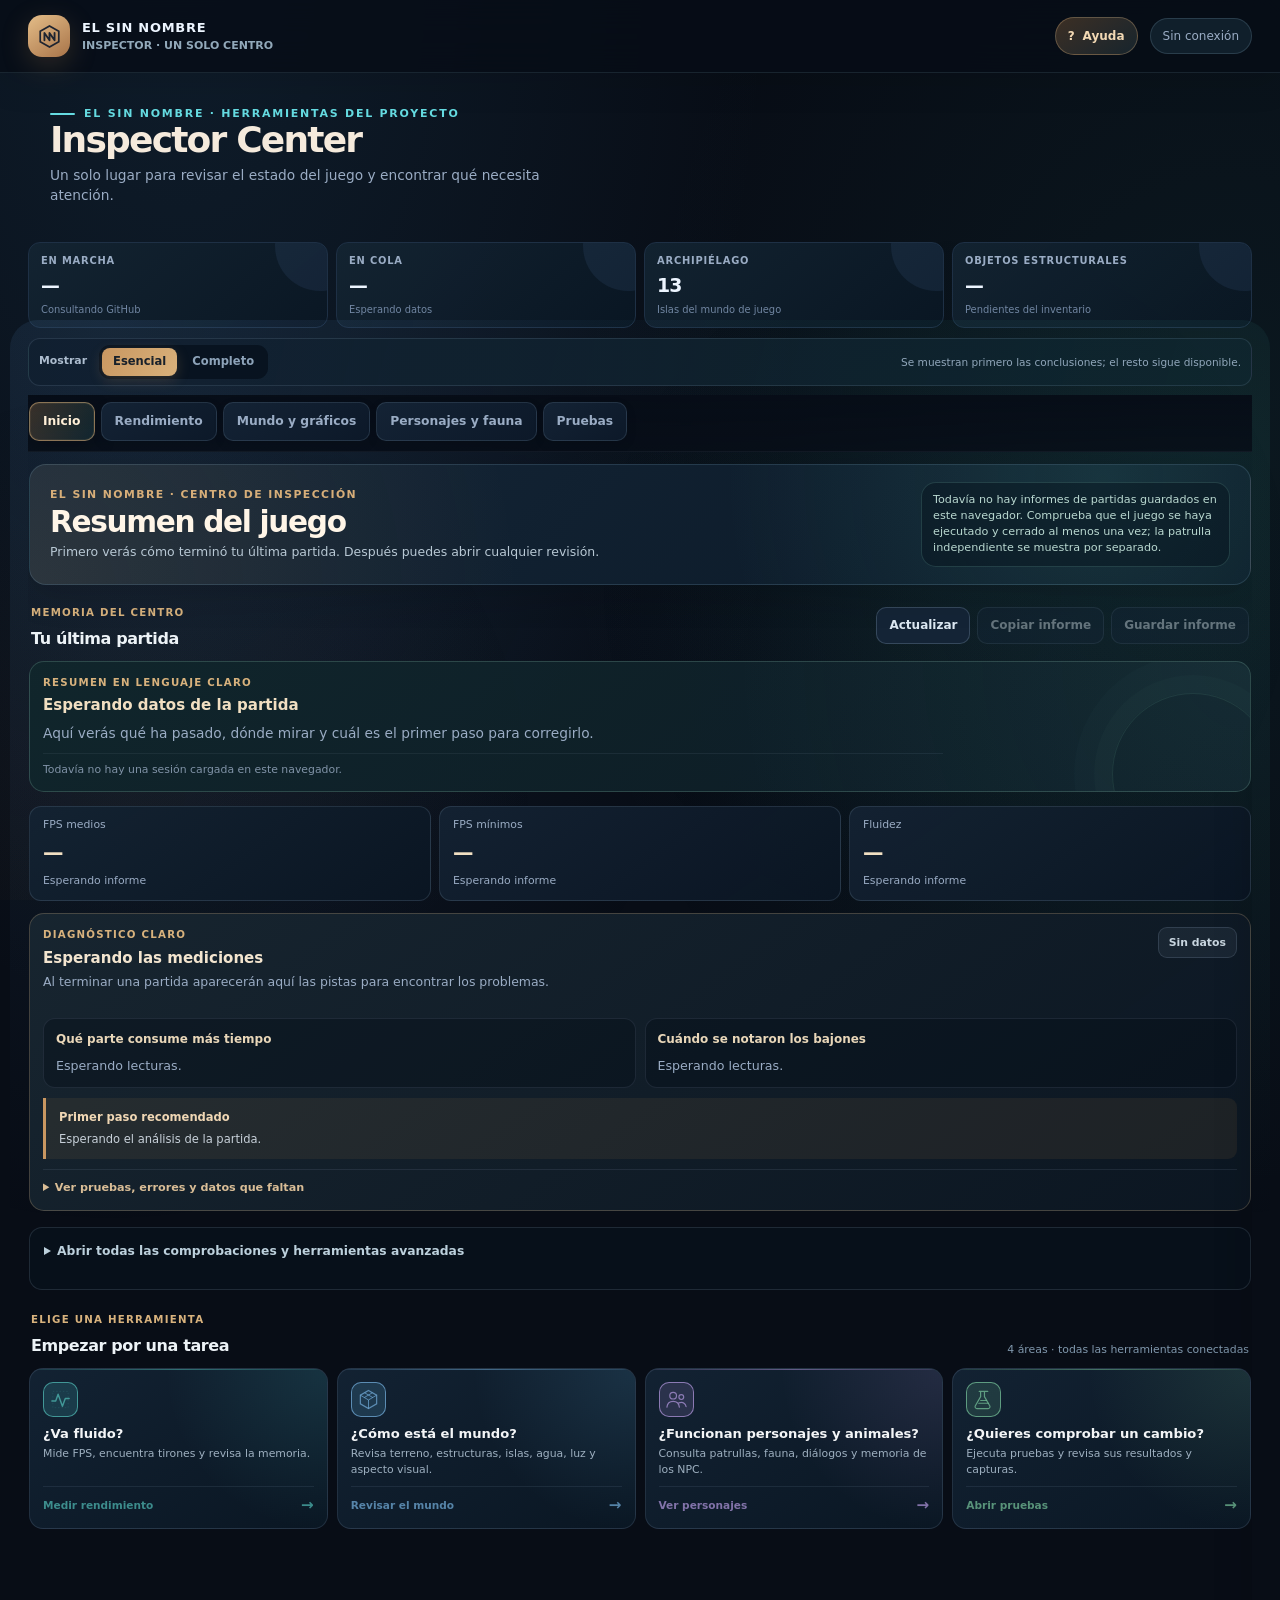
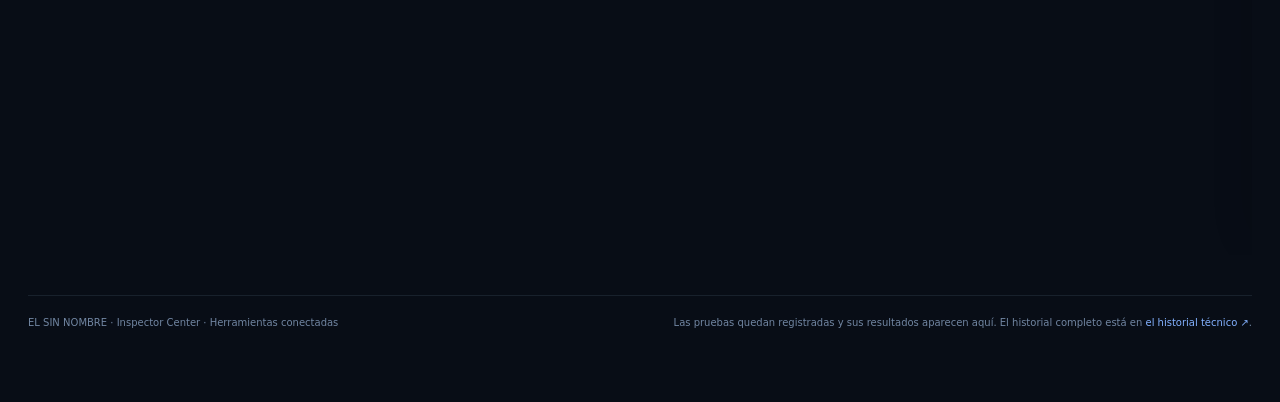
<file: inspector/index.html>
<!doctype html>
<html lang="es">
<head>
<meta charset="utf-8">
<meta name="viewport" content="width=device-width,initial-scale=1,viewport-fit=cover">
<meta name="theme-color" content="#080d16">
<meta name="description" content="Centro de inspección de EL SIN NOMBRE: informes, rendimiento, mundo, personajes y pruebas.">
<title>Inspector Center · EL SIN NOMBRE</title>
<link rel="stylesheet" href="style.css?v=phase1-live-5">
<link rel="stylesheet" href="unified-workbench.css?v=8">
</head>
<body>
<div class="app-shell">
  <header class="topbar">
    <a class="brand" href="#inicio" aria-label="EL SIN NOMBRE Inspector Center">
      <span class="brand-mark" aria-hidden="true">
        <svg viewBox="0 0 32 32" fill="none"><path d="M16 3.5 27 9.8v12.4L16 28.5 5 22.2V9.8L16 3.5Z" stroke="#071625" stroke-width="2"/><path d="M10 20.5V11.8l6 8.7v-8.7l6 8.7v-8.7" stroke="#071625" stroke-width="2.2" stroke-linecap="round" stroke-linejoin="round"/></svg>
      </span>
      <span class="brand-name">EL SIN NOMBRE<span class="brand-sub">INSPECTOR · UN SOLO CENTRO</span></span>
    </a>
    <nav class="nav" aria-label="Navegación principal">
      <a href="#control">Pruebas</a><a href="#patrulla-exploradores">Personajes</a><a href="#telemetria">Fluidez</a><a href="#radar">Mundo</a><a href="#comparativa">Aspecto</a>
    </nav>
    <div class="topbar-actions"><button class="guide-fab" id="guideFab" type="button" aria-label="Abrir guía y ayuda" title="Ayuda paso a paso">? <span>Ayuda</span></button><span class="connection" id="connection"><span class="dot"></span>Conectando</span></div>
  </header>

  <main id="inicio">
    <section class="hero">
      <div class="hero-copy">
        <div class="eyebrow">EL SIN NOMBRE · HERRAMIENTAS DEL PROYECTO</div>
        <h1>Inspector Center</h1>
        <p>Un solo lugar para revisar el estado del juego y encontrar qué necesita atención.</p>
      </div>
      <div class="hero-aside">
        <strong>Todo conectado. Nada eliminado.</strong>
        <p>Las herramientas avanzadas, los informes y las pruebas siguen disponibles cuando los necesitas.</p>
      </div>
    </section>

    <section class="overview" id="overview" aria-label="Resumen del sistema">
      <article class="overview-card"><div class="overview-label">En marcha</div><div class="overview-value" id="overviewRunning">—</div><div class="overview-foot" id="overviewRunningFoot">Consultando GitHub</div></article>
      <article class="overview-card"><div class="overview-label">En cola</div><div class="overview-value" id="overviewQueued">—</div><div class="overview-foot" id="overviewQueuedFoot">Esperando datos</div></article>
      <article class="overview-card"><div class="overview-label">Archipiélago</div><div class="overview-value" id="overviewIslands">13</div><div class="overview-foot">Islas del mundo de juego</div></article>
      <article class="overview-card"><div class="overview-label">Objetos estructurales</div><div class="overview-value" id="overviewStructures">—</div><div class="overview-foot" id="overviewStructuresFoot">Pendientes del inventario</div></article>
    </section>
    <div class="last-good-banner" id="lastGoodNotice" hidden role="status" aria-live="polite">
      <span class="last-good-pulse" aria-hidden="true"></span>
      <div><strong id="lastGoodTitle">Mostrando los últimos datos finalizados</strong><p id="lastGoodDescription">Se conservarán mientras llega la nueva inspección.</p></div>
      <span class="last-good-run" id="lastGoodRun">—</span>
    </div>

    <section class="section" id="patrulla-exploradores">
      <div class="section-heading">
        <div><div class="section-kicker">REVISIÓN DEL ARCHIPIÉLAGO</div><h2>Patrulla de exploradores</h2><p>Eira, Sól, Ulf y Týr revisan las 13 islas y anotan lo que encuentran. Aquí verás su último recorrido y qué zonas necesitan atención.</p></div>
        <span class="section-index">LECTURAS REALES</span>
      </div>
      <article class="panel patrol-dashboard">
        <div class="patrol-dashboard-head">
          <div><div class="step-label">ÚLTIMO RECORRIDO</div><h3>¿Qué han encontrado?</h3><p id="patrolMeta">Esperando el primer informe de GitHub Actions.</p></div>
          <div class="patrol-actions"><button class="small-button" id="patrolRefresh" type="button">Actualizar patrulla</button><button class="primary" id="patrolRunWorkflow" type="button">Ver ejecución completa ↗</button></div>
        </div>
        <div class="patrol-status-row"><strong class="patrol-overall-state warning" id="patrolState">Sin informe disponible</strong><span id="patrolRenderer">Entorno pendiente</span><span id="patrolUpdated">—</span></div>
        <div class="patrol-agent-grid" id="patrolAgents">
          <div class="patrol-empty">La primera patrulla aparecerá aquí cuando termine una ejecución de GitHub Actions.</div>
        </div>
        <p class="patrol-caveat" id="patrolCaveat">Los datos que todavía no se pudieron medir aparecen como pendientes. El informe no inventa resultados.</p>
        <details class="technical"><summary>Ver informe JSON completo</summary><pre id="patrolReportJson">Sin informe todavía.</pre></details>
      </article>
    </section>

    <section class="section" id="control">
      <div class="section-heading">
        <div><div class="section-kicker">PRUEBAS DEL JUEGO</div><h2>Prepara una prueba</h2><p>Elige una comprobación cuando hayas hecho un cambio o quieras revisar un problema. Los resultados aparecerán aquí, sin tener que buscar en otras páginas.</p></div>
        <span class="section-index">RUN CONTROL</span>
      </div>
      <article class="panel active-runs-panel" aria-labelledby="activeRunsTitle">
        <div class="active-runs-head">
          <div><div class="step-label">ESTADO DE LAS PRUEBAS</div><h3 id="activeRunsTitle">Pruebas en curso <span class="active-run-count" id="activeRunCount">0</span></h3><p id="activeRunsSubtitle">Buscando pruebas en marcha y en cola…</p></div>
          <span class="live-indicator"><i></i> ACTUALIZACIÓN AUTOMÁTICA</span>
        </div>
        <div class="active-runs-list" id="activeRunsList" aria-live="polite">
          <div class="active-runs-empty"><strong>Buscando ejecuciones</strong>Las pruebas en curso y en cola aparecerán aquí.</div>
        </div>
      </article>
      <div class="control-grid">
        <article class="panel launch-panel">
          <div class="panel-title"><h3>¿Qué profundidad necesitas?</h3><span class="step-label">Puedes cambiarla antes de empezar</span></div>
          <div class="levels" role="group" aria-label="Nivel de inspección">
            <button class="level" type="button" data-level="quick" aria-pressed="true"><strong>Rápido</strong><small>Comprueba que el juego arranca</small></button>
            <button class="level" type="button" data-level="complete" aria-pressed="false"><strong>Completo</strong><small>Revisa mundo, costa y texturas</small></button>
            <button class="level" type="button" data-level="deep" aria-pressed="false"><strong>Profundo</strong><small>Añade comparación visual y mediciones</small></button>
          </div>
          <div class="field-row expert-only">
            <div class="field"><label for="targetBranch">Rama que se inspecciona</label><input id="targetBranch" value="main" autocomplete="off" spellcheck="false"></div>
            <div class="field"><label for="beforeRef">Referencia ANTES · opcional</label><input id="beforeRef" placeholder="Automática: versión anterior" autocomplete="off" spellcheck="false"></div>
          </div>
          <div class="launch-actions"><button class="primary" id="launchButton" type="button">Iniciar prueba <span aria-hidden="true">↗</span></button><button class="token-gear expert-only" id="tokenSettingsButton" type="button" aria-label="Ajustes avanzados de conexión" aria-controls="tokenDetails" aria-expanded="false" title="Ajustes avanzados">⚙</button></div>
          <p class="inline-state" id="launchMessage" role="status" aria-live="polite">Nivel elegido: <strong id="selectedLevel">Rápido</strong>. No se iniciará nada hasta que confirmes la ejecución en GitHub.</p>

          <details class="token-box" id="tokenDetails">
            <summary>Conexión avanzada · opcional</summary>
            <p>Solo hace falta si quieres iniciar pruebas sin salir de este panel. Permiso necesario: <strong>Actions: Read and write</strong>. El token se envía directamente a GitHub; nunca lo pegues en este chat.</p>
            <div class="token-input"><input id="githubToken" type="password" placeholder="github_pat_…" autocomplete="off" autocapitalize="off" spellcheck="false" aria-label="Token de acceso fino de GitHub"><button class="small-button" id="toggleToken" type="button">Mostrar</button></div>
            <div class="token-actions">
              <label><input id="sessionKeep" type="checkbox"> Mantener hasta cerrar esta pestaña</label>
              <button class="small-button" id="saveToken" type="button">Aplicar token</button>
              <button class="small-button" id="clearToken" type="button">Eliminar</button>
            </div>
            <p class="token-foot" id="tokenState">Sin token también puedes iniciar desde GitHub con el botón azul.</p>
          </details>
        </article>

        <article class="panel run-panel">
          <div class="run-top">
            <div><div class="step-label">Detalle de la prueba seleccionada</div><div class="run-number" id="runNumber">—</div><div class="run-meta" id="runBranch">Consultando rama</div><div class="run-meta" id="runDate">Consultando inicio</div></div>
            <span class="status-pill" id="runState">Buscando</span>
          </div>
          <div class="progress-row">
            <div class="progress-ring"><svg viewBox="0 0 72 72" aria-hidden="true"><circle class="track" cx="36" cy="36" r="30"/><circle class="value" id="progressCircle" cx="36" cy="36" r="30"/></svg><strong id="progressValue" aria-label="Progreso">—</strong></div>
            <div class="progress-copy"><span class="run-phase-status" id="runPhaseStatus">PREPARANDO</span><strong id="runPhaseTitle">Preparando el entorno</strong><p id="runPhaseDescription">La auditoría está consultando GitHub Actions.</p><div class="progress-track"><span id="progressTrack"></span></div></div>
          </div>
          <div class="panel-title"><h3>Imágenes del resultado</h3><span class="step-label" id="evidenceStatus">Esperando imágenes</span></div>
          <div class="evidence-inline" id="evidenceGrid" aria-live="polite"><div class="evidence-empty">Las capturas aparecerán aquí automáticamente cuando estén listas.</div></div>
          <div class="panel-title run-actions-title"><h3>Qué está comprobando</h3><span class="run-links"><a id="runArtifactsLink" href="#" target="_blank" rel="noopener">Todos los archivos ↗</a><a id="runTechnicalLink" href="#" target="_blank" rel="noopener">Logs ↗</a></span></div>
          <div class="step-list" id="stepList"><div class="empty-state"><div><strong>Conectando con el inspector</strong>Los pasos aparecerán aquí, uno por uno.</div></div></div>
          <div class="footer-meta"><span id="updatedAt">Actualizando automáticamente</span><button class="small-button" id="refreshNow" type="button">Actualizar ahora</button></div>
        </article>
      </div>
    </section>

    <section class="section" id="diagnostico-en-vivo">
      <div class="section-heading">
        <div><div class="section-kicker">MEDICIÓN EN DIRECTO</div><h2>Mide la fluidez del juego</h2><p>Abre el juego en este panel y juega como siempre. El centro irá midiendo los FPS y los tiempos de fotograma para localizar los tirones.</p></div>
        <span class="section-index">SESIÓN LOCAL</span>
      </div>
      <article class="chart-card live-diagnostic-card">
        <div class="live-diagnostic-actions">
          <button class="primary" id="liveGameStart" type="button">Abrir el juego y medir</button>
          <button class="small-button" id="liveGameSample" type="button" disabled>Tomar muestra</button>
          <button class="small-button" id="liveGameStop" type="button" disabled>Detener medición</button>
          <label class="live-device-confirm"><input id="livePhysicalDevice" type="checkbox"> Estoy midiendo en mi Galaxy S26 Ultra</label><label class="live-device-confirm expert-only"><input id="liveEnableGpuProfiler" type="checkbox"> Medición avanzada de GPU (puede añadir carga)</label><span id="liveDiagnosticStatus" role="status" aria-live="polite">Esperando que abras el juego.</span>
        </div>
        <div class="live-game-frame-wrap" id="liveGameFrameWrap" hidden>
          <iframe id="liveGameFrame" title="EL SIN NOMBRE · sesión de medición" loading="lazy" allow="fullscreen; gamepad" referrerpolicy="strict-origin-when-cross-origin"></iframe>
        </div>
        <section class="capture-vault" aria-labelledby="captureVaultTitle">
          <div class="capture-vault-head">
            <div><span class="section-kicker">GALERÍA LOCAL</span><h3 id="captureVaultTitle">Capturas de tu partida</h3><p>Guarda imágenes del juego en este navegador y vuelve a verlas cuando regreses al Inspector.</p></div>
            <button class="primary" id="captureGameScreenshot" type="button" disabled>Guardar captura</button>
          </div>
          <div id="captureVaultStatus" class="capture-vault-status" role="status" aria-live="polite">Abre el juego para habilitar las capturas.</div>
          <div id="captureVaultGrid" class="capture-vault-grid"><div class="capture-vault-empty">Todavía no hay capturas guardadas.</div></div>
        </section>
        <div class="live-diagnostic-grid">
          <div><span>FPS del juego</span><strong id="liveFps">—</strong></div>
          <div><span>Frame time p50</span><strong id="liveP50">—</strong></div>
          <div><span>Frame time p95</span><strong id="liveP95">—</strong></div>
          <div><span>Frame time p99</span><strong id="liveP99">—</strong></div>
          <div><span>CPU · actualización del mundo</span><strong id="liveWorldCpu">—</strong></div>
          <div><span>CPU · envío de render</span><strong id="liveRenderCpu">—</strong></div>
          <div><span>GPU · tiempo de fotograma</span><strong id="liveGpu">—</strong></div>
          <div><span>Babylon · tiempo de render</span><strong id="liveSceneRender">—</strong></div>
          <div><span>Draw calls</span><strong id="liveDrawCalls">—</strong></div>
          <div><span>Mallas activas</span><strong id="liveActiveMeshes">—</strong></div>
          <div><span>Resolución interna</span><strong id="liveRenderSize">—</strong></div>
          <div><span>Heap JavaScript</span><strong id="liveHeap">—</strong></div>
        </div>
        <section class="live-finding-panel" aria-live="polite" aria-label="Resultado del diagnóstico">
          <div class="live-finding-head">
            <div><span>Resultado de la sesión</span><strong id="liveFindingStatus">Sin muestras suficientes</strong></div>
            <div><span>Gravedad</span><strong id="liveFindingSeverity">Sin determinar</strong></div>
            <div><span>Prioridad</span><strong id="liveFindingPriority">Sin asignar</strong></div>
          </div>
          <p id="liveFindingInterpretation">Inicia una partida para recoger intervalos válidos.</p>
          <div class="live-finding-columns">
            <div><strong>Posibles causas (no confirmadas)</strong><ul id="liveFindingCauses"><li>Aún no hay evidencias suficientes.</li></ul></div>
            <div><strong>Siguientes comprobaciones</strong><ul id="liveFindingNextSteps"><li>Repetir la medición en condiciones comparables.</li></ul></div>
          </div>
        </section>
        <div class="live-diagnostic-note" id="liveDiagnosticSource">Los datos aparecerán cuando el juego esté iniciado.</div>
        <div class="live-diagnostic-actions"><button class="small-button" id="liveDownloadReport" type="button">Descargar informe JSON</button></div>
        <p class="live-diagnostic-note">El navegador no ofrece temperatura del SoC/GPU, uso total de CPU, RAM total ni VRAM. El indicador de dispositivo es una declaración manual, no una comprobación técnica. Los resultados de CI/SwiftShader no representan la GPU real del teléfono.</p>
        <details class="technical"><summary>Ver evidencia de esta sesión</summary><pre id="liveDiagnosticJson">Sin muestras todavía.</pre></details>
      </article>
    </section>


    <section class="section" id="mundo">
      <div class="section-heading">
        <div><div class="section-kicker">REVISIÓN DEL ESCENARIO</div><h2>Revisa el mundo 3D</h2><p>Haz una captura después de recorrer la zona que te interesa. Revisaremos dónde están los objetos, cómo apoyan en el terreno y si hay problemas de colisión o texturas.</p></div>
        <span class="section-index">ESTADO DEL MUNDO</span>
      </div>
      <article class="chart-card live-diagnostic-card">
        <div class="live-diagnostic-actions">
          <button class="primary" id="worldInspectionCapture" type="button" disabled>Capturar la escena</button>
          <span id="worldInspectionStatus" role="status" aria-live="polite">Abre el juego en el panel de diagnóstico para habilitar la captura.</span>
        </div>
        <div class="live-diagnostic-grid">
          <div><span>Islas encontradas</span><strong id="worldIslandsCount">—</strong></div>
          <div><span>Objetos 3D revisados</span><strong id="worldMeshCount">—</strong></div>
          <div><span>Elementos móviles</span><strong id="worldTransformCount">—</strong></div>
          <div><span>Construcciones revisadas</span><strong id="worldStructureCount">—</strong></div>
          <div><span>Construcciones con problemas</span><strong id="worldUnsafeCount">—</strong></div>
          <div><span>Problemas que siguen visibles</span><strong id="worldVisibleUnsafeCount">—</strong></div>
          <div><span>Personajes del mundo</span><strong id="worldActorCount">—</strong></div>
          <div><span>Tripulantes enemigos</span><strong id="worldShipCrewCount">—</strong></div>
          <div><span>Texturas por cargar</span><strong id="worldPendingTextures">—</strong></div>
          <div><span>Animaciones</span><strong id="worldAnimationGroups">—</strong></div>
          <div><span>Objetos con colisión</span><strong id="worldCollisionCount">—</strong></div>
          <div><span>Posiciones incorrectas</span><strong id="worldInvalidTransformCount">—</strong></div>
          <div><span>FPS al capturar</span><strong id="worldFps">—</strong></div>
          <div><span>Zonas de colisión</span><strong id="worldColliderCount">—</strong></div>
          <div><span>Alturas del terreno</span><strong id="worldTerrainRange">—</strong></div>
        </div>
        <section class="live-finding-panel" aria-live="polite" aria-label="Hallazgos de inspección del mundo">
          <div class="live-finding-head">
            <div><span>Resultado de la inspección</span><strong id="worldInspectionFindingStatus">Sin captura</strong></div>
            <div><span>Prioridad máxima</span><strong id="worldInspectionFindingSeverity">—</strong></div>
          </div>
          <p id="worldInspectionFindingSummary">La captura se realiza únicamente cuando la solicitas.</p>
          <div class="live-finding-columns">
            <div><strong>Hallazgos y evidencias</strong><ul id="worldInspectionFindings"><li>Sin hallazgos todavía.</li></ul></div>
            <div><strong>Calidad de datos</strong><ul id="worldInspectionQuality"><li>Esperando la primera captura.</li></ul></div>
          </div>
        </section>
        <section class="wildlife-inspection-panel" aria-labelledby="wildlifeInspectionTitle">
          <div class="wildlife-inspection-head">
            <div><span class="section-kicker">INVENTARIO BIOLÓGICO</span><h3 id="wildlifeInspectionTitle">Fauna · revisión individual</h3>
              <p id="wildlifeInspectionSummary">La captura comprobará cuerpo, esqueleto, texturas, escala y clips de animación de cada animal.</p></div>
            <span class="section-index">DEER · STAG · WOLF</span>
          </div>
          <div id="wildlifeInspectionGrid" class="wildlife-inspection-grid">
            <div class="wildlife-inspection-empty">Todavía no hay datos de fauna. Inicia el juego y pulsa «Capturar la escena».</div>
          </div>
        </section>
        <div class="live-diagnostic-actions"><button class="small-button" id="worldInspectionDownload" type="button" disabled>Descargar informe del mundo</button></div>
        <details class="technical"><summary>Ver inventario completo de Babylon.js</summary><pre id="worldInspectionJson">Sin captura todavía.</pre></details>
      </article>
    </section>

    <section class="section" id="telemetria">
      <div class="section-heading">
        <div><div class="section-kicker">HISTORIAL DE MEDICIONES</div><h2>Cómo se ha comportado el juego</h2><p>Consulta la evolución de los FPS y los tirones de las partidas guardadas.</p></div>
        <span class="section-index">DATOS MEDIDOS</span>
      </div>
      <div class="telemetry-grid" id="telemetryGrid">
        <article class="chart-card performance-card">
          <div class="chart-card-head">
            <div><h3>FPS y frame time</h3><p>Objetivo: 60 FPS · 16,6 ms</p></div>
            <details class="chart-help"><summary aria-label="Ayuda: FPS y frame time">?</summary><div>FPS: cuadros por segundo; 60 es el objetivo. Frame time p95: tiempo que tarda el 95 % de los fotogramas; cuanto menor, mejor. La línea verde marca 60 FPS y 16,6 ms. Las líneas discontinuas son ANTES.</div></details>
          </div>
          <div class="chart-legend"><span><i class="legend-line fps"></i> FPS DESPUÉS</span><span><i class="legend-line frame"></i> Frame time DESPUÉS</span><span><i class="legend-line baseline"></i> ANTES</span><span><i class="legend-line target"></i> Objetivo</span></div>
          <svg id="performanceChart" viewBox="0 0 720 238" role="img" aria-label="Gráfica temporal de FPS y tiempo de fotograma con líneas objetivo"></svg>
          <div class="chart-summary" id="performanceSummary">Esperando muestras de rendimiento.</div><div class="gauge-pair"><div class="gauge-card" id="fpsGaugeCard"><svg class="semigauge" viewBox="0 0 160 94" role="img" aria-label="FPS"><path class="gauge-track" d="M 18 78 A 62 62 0 0 1 142 78" pathLength="100"/><path class="gauge-arc" id="fpsGaugeArc" d="M 18 78 A 62 62 0 0 1 142 78" pathLength="100"/><line class="gauge-needle" id="fpsGaugeNeedle" x1="80" y1="78" x2="80" y2="29"/><circle class="gauge-hub" cx="80" cy="78" r="5"/></svg><strong id="fpsGaugeValue">—</strong><span class="gauge-label">FPS</span><small id="fpsGaugeState">Esperando datos</small></div><div class="gauge-card" id="frameGaugeCard"><svg class="semigauge" viewBox="0 0 160 94" role="img" aria-label="Tiempo por fotograma"><path class="gauge-track" d="M 18 78 A 62 62 0 0 1 142 78" pathLength="100"/><path class="gauge-arc" id="frameGaugeArc" d="M 18 78 A 62 62 0 0 1 142 78" pathLength="100"/><line class="gauge-needle" id="frameGaugeNeedle" x1="80" y1="78" x2="80" y2="29"/><circle class="gauge-hub" cx="80" cy="78" r="5"/></svg><strong id="frameGaugeValue">—</strong><span class="gauge-label">Tiempo por fotograma</span><small id="frameGaugeState">Esperando datos</small></div></div>
        </article>
        <article class="chart-card memory-card">
          <div class="chart-card-head">
            <div><h3>Memoria JavaScript</h3><p>Heap del navegador · MB</p></div>
            <details class="chart-help"><summary aria-label="Ayuda: memoria JavaScript">?</summary><div>Mide el heap JavaScript expuesto por Chromium desde que entra la partida y durante las lecturas posteriores. No es la RAM total del móvil ni la memoria de vídeo (VRAM); esas cifras no están disponibles en esta prueba.</div></details>
          </div>
          <div class="chart-legend"><span><i class="legend-line memory"></i> DESPUÉS</span><span><i class="legend-line baseline"></i> ANTES</span></div>
          <svg id="memoryChart" viewBox="0 0 720 190" role="img" aria-label="Gráfica de memoria del heap JavaScript durante la entrada al juego"></svg>
          <div class="chart-summary" id="memorySummary">Esperando una lectura de heap.</div>
        </article>
<article class="metric-card cpu-card gauge-metric-card"><div class="metric-head"><span class="metric-icon">◇</span><span class="metric-name">CPU · actualización del mundo</span></div><div class="gauge-card" id="worldCpuGaugeCard"><svg class="semigauge" viewBox="0 0 160 94" role="img" aria-label="Actualización"><path class="gauge-track" d="M 18 78 A 62 62 0 0 1 142 78" pathLength="100"/><path class="gauge-arc" id="worldCpuGaugeArc" d="M 18 78 A 62 62 0 0 1 142 78" pathLength="100"/><line class="gauge-needle" id="worldCpuGaugeNeedle" x1="80" y1="78" x2="80" y2="29"/><circle class="gauge-hub" cx="80" cy="78" r="5"/></svg><strong id="worldCpuGaugeValue">—</strong><span class="gauge-label">Actualización</span><small id="worldCpuGaugeState">Esperando datos</small></div><div class="metric-value" id="worldCpuValue">—</div><div class="metric-unit" id="worldCpuUnit">Esperando mediciones de la inspección</div></article>
<article class="metric-card cpu-card gauge-metric-card"><div class="metric-head"><span class="metric-icon">▧</span><span class="metric-name">CPU · envío de render</span></div><div class="gauge-card" id="renderCpuGaugeCard"><svg class="semigauge" viewBox="0 0 160 94" role="img" aria-label="Preparación de render"><path class="gauge-track" d="M 18 78 A 62 62 0 0 1 142 78" pathLength="100"/><path class="gauge-arc" id="renderCpuGaugeArc" d="M 18 78 A 62 62 0 0 1 142 78" pathLength="100"/><line class="gauge-needle" id="renderCpuGaugeNeedle" x1="80" y1="78" x2="80" y2="29"/><circle class="gauge-hub" cx="80" cy="78" r="5"/></svg><strong id="renderCpuGaugeValue">—</strong><span class="gauge-label">Preparación de render</span><small id="renderCpuGaugeState">Esperando datos</small></div><div class="metric-value" id="renderCpuValue">—</div><div class="metric-unit" id="renderCpuUnit">Esperando mediciones de la inspección</div></article>
      </div>
      <div class="telemetry-caveat" id="telemetryCaveat">La prueba usa Chromium + ANGLE SwiftShader. No es una medición física de la GPU Adreno ni de la RAM total del S26 Ultra.</div>
      <details class="technical"><summary>Ver datos originales y diagnóstico</summary><pre id="technicalJson">Los diagnósticos aparecerán aquí cuando la inspección publique su manifiesto.</pre></details>
    </section>


    <section class="section" id="radar">
      <div class="section-heading">
        <div><div class="section-kicker">MAPA DEL ARCHIPIÉLAGO</div><h2>Explora las 13 islas</h2><p>Selecciona una isla o una construcción para ver su ubicación y si está bien apoyada en el terreno.</p></div>
        <span class="section-index">13 ISLAS</span>
      </div>
      <article class="panel radar-panel">
        <div class="panel-title"><h3>13 islas · 39 estructuras</h3><div class="panel-title-tools"><span class="step-label" id="radarStats">Esperando inventario</span><details class="chart-help"><summary aria-label="Ayuda: radar de islas">?</summary><div>Cada isla usa coordenadas reales del motor. Los puntos son estructuras: verde = apoyo dentro de 2 cm; rojo = desnivel superior a 2 cm; gris = falta medición. El contador muestra lo detectado de un objetivo de 39, no completa datos ausentes.</div></details></div></div>
        <div class="radar-layout">
          <div>
            <div class="radar-map">
              <svg id="radarSvg" viewBox="0 0 900 540" role="img" aria-label="Mapa vectorial interactivo de las trece islas"></svg>
              <div class="empty-state" id="radarEmpty"><div><strong>El radar se está preparando</strong>El inventario de islas y estructuras se dibujará con coordenadas reales de Babylon, no con posiciones estimadas.</div></div>
            </div>
            <div class="radar-legend"><span class="legend-item"><i class="legend-dot green"></i> Apoyo ≤ 2 cm</span><span class="legend-item"><i class="legend-dot red"></i> Desnivel &gt; 2 cm</span><span class="legend-item"><i class="legend-dot"></i> Sin medir</span><span class="legend-item">● Isla · punto pequeño: estructura</span></div>
            <div class="radar-footer">La inspección principal es de solo lectura. Los estados se obtienen de las mediciones geométricas y de los informes de cimentación; los elementos sin medida no se marcan como correctos.</div>
          </div>
          <aside class="radar-side" id="radarDetail"><div class="empty-state"><div><strong>Selecciona una isla</strong>El detalle de sus estructuras y apoyos aparecerá aquí.</div></div></aside>
        </div>
        <div class="radar-counts" id="radarCounts"></div>
      </article>
    </section>


    <section class="section" id="comparativa">
      <div class="section-heading">
        <div><div class="section-kicker">COMPARACIÓN VISUAL</div><h2>Compara el antes y el después</h2><p>Elige amanecer, mediodía, atardecer o noche y desliza la imagen para ver los cambios.</p></div>
        <span class="section-index">S26 ULTRA · A/B</span>
      </div>
      <article class="panel compare-panel">
        <div class="panel-title"><h3><span id="phaseName">Amanecer</span> <span class="muted" id="phaseTime">06:00</span></h3><span class="step-label"><span id="beforeBuild">—</span> → <span id="afterBuild">—</span></span></div>
        <div class="phase-tabs" role="group" aria-label="Fase horaria">
          <button class="phase-tab" data-phase="dawn" type="button" aria-pressed="true"><span class="phase-thumb"><img alt="" loading="lazy"><span class="phase-placeholder">Pendiente</span><svg class="sky-art dawn" viewBox="0 0 120 52" aria-hidden="true"><path d="M0 39 Q30 34 60 39 T120 39M0 46 Q30 41 60 46 T120 46" fill="none" stroke="currentColor" stroke-opacity=".5" stroke-width="2"/><circle cx="60" cy="31" r="10" fill="#f3c27c"/></svg></span><strong>Amanecer</strong><small>06:00 · luz fría</small></button>
          <button class="phase-tab" data-phase="noon" type="button" aria-pressed="false"><span class="phase-thumb"><img alt="" loading="lazy"><span class="phase-placeholder">Pendiente</span><svg class="sky-art noon" viewBox="0 0 120 52" aria-hidden="true"><path d="M0 40 Q30 35 60 40 T120 40" fill="none" stroke="currentColor" stroke-opacity=".55" stroke-width="2"/><circle cx="60" cy="18" r="11" fill="#f7d47a"/><g stroke="#f7d47a" stroke-width="2" stroke-linecap="round"><path d="M60 2v6M60 29v6M44 18h6M70 18h6M48 6l4 4M68 26l4 4M72 6l-4 4M52 26l-4 4"/></g></svg></span><strong>Mediodía</strong><small>12:00 · luz alta</small></button>
          <button class="phase-tab" data-phase="dusk" type="button" aria-pressed="false"><span class="phase-thumb"><img alt="" loading="lazy"><span class="phase-placeholder">Pendiente</span><svg class="sky-art dusk" viewBox="0 0 120 52" aria-hidden="true"><path d="M0 39 Q30 34 60 39 T120 39M0 46 Q30 41 60 46 T120 46" fill="none" stroke="currentColor" stroke-opacity=".5" stroke-width="2"/><circle cx="60" cy="37" r="10" fill="#ee966e"/></svg></span><strong>Atardecer</strong><small>18:00 · luz cálida</small></button>
          <button class="phase-tab" data-phase="midnight" type="button" aria-pressed="false"><span class="phase-thumb"><img alt="" loading="lazy"><span class="phase-placeholder">Pendiente</span><svg class="sky-art midnight" viewBox="0 0 120 52" aria-hidden="true"><path d="M0 40 Q30 35 60 40 T120 40M0 46 Q30 41 60 46 T120 46" fill="none" stroke="currentColor" stroke-opacity=".5" stroke-width="2"/><path d="M63 8a13 13 0 1 0 13 18A11 11 0 0 1 63 8Z" fill="#bed4f9"/><g fill="#e7efff"><circle cx="36" cy="13" r="1.4"/><circle cx="91" cy="11" r="1.2"/><circle cx="102" cy="27" r="1"/></g></svg></span><strong>Noche</strong><small>00:00 · iluminación nocturna</small></button>
        </div>
        <div class="compare-layout">
          <div>
            <div class="compare-stage" id="compareStage" hidden>
              <img id="beforeImage" alt="Escena ANTES">
              <img id="afterImage" class="after-layer" alt="Escena DESPUÉS">
              <img id="differenceImage" class="difference-layer" alt="Mapa de diferencias">
              <span class="compare-tag before" id="beforeTag">ANTES</span><span class="compare-tag after" id="afterTag">DESPUÉS</span><span class="compare-divider" id="compareDivider"></span>
            </div>
            <div class="empty-state" id="compareEmpty"><div><strong>Esperando capturas de comparación</strong>Una inspección profunda publica las ocho imágenes y los cuatro mapas de diferencias para este visor.</div></div>
          </div>
          <aside class="compare-controls">
            <h3>Comparación táctil</h3><p>Arrastra el control o desliza sobre la imagen para comparar las dos versiones.</p>
            <div class="range-label"><span>Antes</span><span>Revelar después</span></div>
            <input id="compareRange" type="range" min="0" max="100" value="50" aria-label="Deslizador de comparación antes y después">
            <div class="toggle-row"><label for="differenceToggle">Superponer mapa de diferencias</label><input class="switch" id="differenceToggle" type="checkbox"></div>
            <div class="phase-stats"><div class="phase-stat"><span>Lectura de esta fase</span><strong id="phaseMeta">0 / 4 fases disponibles</strong></div><div class="phase-stat"><span>Prueba visual</span><strong>Capturas sincronizadas</strong></div></div>
          </aside>
        </div>
        <div class="compare-note"><svg viewBox="0 0 24 24" fill="none" stroke="currentColor" stroke-width="1.8"><circle cx="12" cy="12" r="9"/><path d="M12 11v5m0-8h.01"/></svg><span>Las imágenes se capturan con la misma semilla, cámara y hora del día. El comparador usa pruebas de Chromium; las diferencias de píxeles son evidencia visual, no una valoración automática de calidad.</span></div>
      </article>
    </section>


    
    
    
    




    <section class="section" id="inteligencia-npc">
      <div class="section-heading">
        <div><div class="section-kicker">PERSONAJES Y MEMORIA</div><h2>Qué recuerdan los personajes</h2><p>Consulta qué han observado los especialistas, cómo evolucionan los diálogos y qué problemas se repiten entre partidas.</p></div>
        <span class="section-index">MEMORIA LOCAL</span>
      </div>
      <article class="chart-card live-diagnostic-card">
        <div class="live-diagnostic-actions">
          <button class="primary" id="npcAgentsRefresh" type="button">Actualizar informes</button>
          <button class="small-button" id="npcAgentsExport" type="button">Exportar informes y análisis</button>
          <span id="npcAgentsStatus" role="status" aria-live="polite">Esperando la memoria local de especialistas.</span>
        </div>
        <div class="live-diagnostic-grid">
          <div><span>Partidas guardadas</span><strong id="npcAgentsSessionCount">—</strong></div>
          <div><span>Lecturas acumuladas</span><strong id="npcAgentsSampleCount">—</strong></div>
          <div><span>Especialistas</span><strong>4</strong></div>
          <div><span>Modo juego</span><strong>Sin agentes físicos</strong></div>
        </div>
        <h3>Estado de los especialistas</h3>
        <div class="telemetry-grid" id="npcAgentsSpecialists">
          <p class="live-diagnostic-note">Cargando Eira, Sól, Ulf y Týr…</p>
        </div>
        <h3>Informes recientes de partidas</h3>
        <div class="telemetry-grid" id="npcAgentsReports">
          <p class="live-diagnostic-note">Todavía no se han leído informes.</p>
        </div>
        <details class="technical"><summary>Memoria compartida de especialistas</summary><ul id="npcAgentsMemory"><li>Esperando registros.</li></ul></details>
        <p class="live-diagnostic-note">El análisis de rendimiento es local y basado en mediciones. El puente de IA externo no se considera conectado mientras no exista un servicio HTTPS autenticado. Las reparaciones no se aplican automáticamente ni se publican sin validación y supervisión.</p>
      </article>
    </section>

    <footer class="footer"><span>EL SIN NOMBRE · Inspector Center · Herramientas conectadas</span><span>Las pruebas quedan registradas y sus resultados aparecen aquí. El historial completo está en <a id="artifactsLink" href="https://github.com/bonillamarquezpablo-lab/Minimo-android/actions" target="_blank" rel="noopener">el historial técnico ↗</a>.</span></footer>
  </main>
  <aside class="guide-panel" id="guidePanel" hidden role="dialog" aria-modal="false" aria-labelledby="guideStepTitle" aria-live="polite">
    <div class="guide-panel-top"><span id="guideStepMeta">PASO 1 DE 7</span><button class="guide-close" id="guideClose" type="button" aria-label="Cerrar guía">×</button></div>
    <div class="guide-panel-progress"><span id="guideProgress"></span></div>
    <h2 id="guideStepTitle">Vamos paso a paso</h2>
    <p id="guideStepText">Te explicaré cómo usar el Inspector.</p>
    <div class="guide-panel-actions">
      <button class="guide-secondary" id="guidePrev" type="button">Anterior</button>
      <button class="guide-primary" id="guideNext" type="button">Siguiente →</button>
    </div>
    <button class="guide-finish" id="guideFinish" type="button">Terminar guía</button>
  </aside>
</div>
<script src="app.js?v=20261126.12" defer></script>
<script type="module" src="phase1-live.js?v=6"></script>
<script src="explorer-patrol.js?v=1" defer></script>
<script src="../scripts/npc-agent-core.js" defer></script>
<script src="../scripts/npc-agent-runtime.js" defer></script>
<script src="npc-agents.js?v=3" defer></script>
<script src="unified-workbench.js?v=11" defer></script>
</body>
</html>
</file>
<file: inspector/style.css>
:root{
  color-scheme:dark;
  --bg:#080d16;--surface:#111b2a;--surface-2:#172437;--surface-3:#1d3049;
  --line:#263b55;--line-soft:#1e3045;--text:#edf5ff;--muted:#9aacc4;
  --subtle:#7186a2;--blue:#83b1ff;--cyan:#65dbe1;--green:#52d5a0;
  --amber:#f4bd68;--red:#ff777f;--shadow:0 24px 70px rgba(0,0,0,.28);
  --radius:24px;
}
*{box-sizing:border-box}
html{scroll-behavior:smooth;scroll-padding-top:88px}
body{margin:0;min-width:320px;background:radial-gradient(ellipse at 18% -10%,rgba(48,93,146,.34),transparent 46%),radial-gradient(ellipse at 100% 26%,rgba(23,102,112,.12),transparent 34%),var(--bg);color:var(--text);font:15px/1.55 Inter,ui-sans-serif,system-ui,-apple-system,BlinkMacSystemFont,"Segoe UI",sans-serif}
button,input{font:inherit}
button,a,input{ -webkit-tap-highlight-color:transparent}
button{color:inherit}
a{color:var(--blue)}
.app-shell{max-width:1440px;margin:0 auto;padding:0 28px 72px}
.topbar{position:sticky;top:0;z-index:20;display:flex;align-items:center;justify-content:space-between;gap:22px;margin:0 -28px;padding:15px 28px;border-bottom:1px solid rgba(113,141,174,.16);background:rgba(8,13,22,.88);backdrop-filter:blur(18px)}
.brand{display:flex;align-items:center;gap:12px;min-width:220px;text-decoration:none;color:var(--text)}
.brand-mark{width:42px;height:42px;border-radius:14px;background:linear-gradient(145deg,#8db7ff,#3e6bb5);display:grid;place-items:center;box-shadow:0 8px 26px rgba(83,145,234,.2)}
.brand-mark svg{width:27px;height:27px}
.brand-name{font-weight:850;letter-spacing:.055em;font-size:13px;line-height:1.2}
.brand-sub{display:block;color:var(--muted);font-size:11px;font-weight:550;letter-spacing:0;margin-top:4px}
.nav{display:flex;align-items:center;gap:5px}
.nav a{color:var(--muted);padding:8px 12px;border-radius:999px;text-decoration:none;font-size:13px;font-weight:650}
.nav a:hover,.nav a:focus-visible{color:var(--text);background:#1a2a3e;outline:none}
.connection{display:inline-flex;align-items:center;gap:8px;padding:8px 12px;border:1px solid var(--line);border-radius:999px;background:#111d2d;color:var(--muted);font-size:12px;white-space:nowrap}
.dot{width:8px;height:8px;border-radius:50%;background:var(--amber);box-shadow:0 0 0 4px rgba(244,189,104,.1)}
.connection.online .dot{background:var(--green);box-shadow:0 0 0 4px rgba(82,213,160,.1)}
.hero{display:grid;grid-template-columns:minmax(0,1.4fr) minmax(260px,.6fr);gap:28px;align-items:end;padding:44px 0 26px}
.eyebrow{display:flex;align-items:center;gap:9px;color:var(--cyan);font-size:11px;font-weight:850;letter-spacing:.16em;text-transform:uppercase}
.eyebrow:before{content:"";width:25px;height:2px;background:var(--cyan);border-radius:4px}
h1{font-size:clamp(34px,5vw,62px);line-height:.98;letter-spacing:-.055em;margin:14px 0 15px;font-weight:850}
.hero-copy p{max-width:720px;color:var(--muted);font-size:17px;margin:0}
.hero-aside{padding:19px 21px;border:1px solid rgba(101,219,225,.22);border-radius:20px;background:linear-gradient(145deg,rgba(33,75,91,.34),rgba(20,35,54,.42))}
.hero-aside strong{display:block;font-size:14px;margin-bottom:5px}
.hero-aside p{margin:0;color:var(--muted);font-size:12px}
.overview{display:grid;grid-template-columns:repeat(4,minmax(0,1fr));gap:12px;margin:10px 0 30px}
.overview-card{min-height:104px;padding:17px 18px;border:1px solid var(--line-soft);border-radius:18px;background:linear-gradient(145deg,rgba(21,33,50,.94),rgba(14,24,37,.9));position:relative;overflow:hidden}
.overview-card:after{content:"";position:absolute;width:90px;height:90px;border-radius:50%;right:-38px;top:-42px;background:rgba(131,177,255,.08)}
.overview-label{color:var(--muted);font-size:11px;font-weight:700;letter-spacing:.07em;text-transform:uppercase}
.overview-value{font-size:25px;font-weight:850;letter-spacing:-.04em;margin-top:7px}
.overview-foot{font-size:11px;color:var(--subtle);margin-top:1px}
.section{margin-top:34px;scroll-margin-top:90px}
.section-heading{display:flex;align-items:flex-end;justify-content:space-between;gap:18px;margin-bottom:16px}
.section-kicker{color:var(--cyan);font-size:10px;letter-spacing:.17em;text-transform:uppercase;font-weight:850}
.section-heading h2{margin:4px 0 0;font-size:clamp(22px,3vw,31px);letter-spacing:-.04em;line-height:1.1}
.section-heading p{margin:7px 0 0;color:var(--muted);font-size:13px;max-width:720px}
.section-index{color:#58718f;font-size:12px;font-weight:800;letter-spacing:.1em}
.panel{border:1px solid var(--line);border-radius:var(--radius);background:linear-gradient(145deg,rgba(19,31,47,.96),rgba(13,23,36,.96));box-shadow:var(--shadow)}
.control-grid{display:grid;grid-template-columns:minmax(0,.92fr) minmax(0,1.08fr);gap:15px}
.launch-panel,.run-panel{padding:23px}
.panel-title{display:flex;align-items:center;justify-content:space-between;gap:12px;margin-bottom:15px}
.panel-title h3{margin:0;font-size:17px;letter-spacing:-.025em}
.step-label{font-size:10px;color:var(--subtle);letter-spacing:.13em;text-transform:uppercase;font-weight:800}
.levels{display:grid;grid-template-columns:repeat(3,minmax(0,1fr));gap:9px;margin:18px 0}
.level{min-width:0;text-align:left;padding:13px 12px;border:1px solid var(--line);border-radius:16px;background:#0e1927;cursor:pointer;transition:.18s ease}
.level:hover{border-color:#47658a;transform:translateY(-1px)}
.level[aria-pressed=true]{border-color:var(--blue);background:linear-gradient(145deg,#1e395c,#172d49);box-shadow:inset 0 0 0 1px rgba(131,177,255,.36),0 8px 24px rgba(66,116,183,.12)}
.level strong{display:block;font-size:13px}
.level small{display:block;color:var(--muted);font-size:10px;line-height:1.4;margin-top:5px}
.field-row{display:grid;grid-template-columns:minmax(0,1fr) minmax(0,1fr);gap:10px;margin:14px 0}
.field label{display:block;color:var(--muted);font-size:11px;font-weight:700;margin-bottom:6px}
.field input{width:100%;min-width:0;border:1px solid var(--line);background:#0a1421;color:var(--text);border-radius:11px;padding:11px 12px;outline:none}
.field input:focus{border-color:var(--blue);box-shadow:0 0 0 3px rgba(131,177,255,.12)}
.primary{width:100%;display:flex;align-items:center;justify-content:center;gap:10px;min-height:52px;border:0;border-radius:14px;background:linear-gradient(105deg,#8cb8ff,#67a5f1);color:#071321;font-weight:850;box-shadow:0 12px 26px rgba(87,145,226,.22);cursor:pointer;transition:.18s ease}
.primary:hover{filter:brightness(1.06);transform:translateY(-1px)}
.primary:disabled{opacity:.55;cursor:wait;transform:none}
.primary svg{width:18px;height:18px}
.inline-state{font-size:12px;color:var(--muted);margin:10px 0 0;min-height:20px}
.inline-state.error{color:var(--red)}.inline-state.success{color:var(--green)}
.token-box{margin-top:15px;padding:13px 14px;border:1px solid var(--line-soft);border-radius:15px;background:rgba(7,15,25,.56)}
.token-box summary{display:flex;align-items:center;justify-content:space-between;gap:10px;cursor:pointer;font-size:12px;font-weight:750;list-style:none}
.token-box summary::-webkit-details-marker{display:none}
.token-box summary:after{content:"＋";color:var(--blue);font-size:18px}
.token-box[open] summary:after{content:"−"}
.token-box p{font-size:11px;color:var(--muted);margin:10px 0}
.token-input{display:flex;gap:8px}
.token-input input{flex:1;min-width:0;border:1px solid var(--line);background:#08121f;border-radius:10px;color:var(--text);padding:10px}
.small-button{border:1px solid var(--line);background:#17283c;color:var(--text);border-radius:10px;padding:9px 12px;font-size:11px;font-weight:750;cursor:pointer}
.small-button:hover{border-color:var(--blue)}
.token-actions{display:flex;align-items:center;gap:13px;flex-wrap:wrap;margin-top:9px;color:var(--muted);font-size:11px}
.token-actions label{display:flex;align-items:center;gap:6px}
.token-foot{font-size:10px!important;color:var(--subtle)!important}
.status-pill{display:inline-flex;align-items:center;gap:7px;white-space:nowrap;border-radius:999px;padding:6px 10px;background:#26344a;color:var(--muted);font-size:11px;font-weight:800}
.status-pill:before{content:"";width:7px;height:7px;border-radius:50%;background:currentColor}
.status-pill.running{background:rgba(244,189,104,.12);color:var(--amber)}
.status-pill.success{background:rgba(82,213,160,.12);color:var(--green)}
.status-pill.failure{background:rgba(255,119,127,.12);color:var(--red)}
.run-top{display:flex;justify-content:space-between;gap:16px;align-items:flex-start}
.run-number{font-size:26px;font-weight:850;letter-spacing:-.04em}
.run-number span{font-size:12px;color:var(--muted);font-weight:650;letter-spacing:0}
.run-meta{color:var(--muted);font-size:11px;margin-top:5px}
.run-meta a{text-decoration:none}
.progress-row{display:grid;grid-template-columns:76px minmax(0,1fr);align-items:center;gap:15px;margin:18px 0}
.progress-ring{width:76px;height:76px;position:relative}
.progress-ring svg{width:100%;height:100%;transform:rotate(-90deg)}
.progress-ring circle{fill:none;stroke-width:8}
.progress-ring .track{stroke:#263a53}
.progress-ring .value{stroke:var(--cyan);stroke-linecap:round;stroke-dasharray:188.5;stroke-dashoffset:188.5;transition:stroke-dashoffset .4s}
.progress-ring strong{position:absolute;inset:0;display:grid;place-items:center;font-size:18px}
.progress-copy strong{display:block;font-size:14px}
.progress-copy p{margin:3px 0 0;color:var(--muted);font-size:11px}
.progress-track{height:6px;border-radius:20px;background:#26384d;overflow:hidden;margin-top:10px}
.progress-track span{display:block;height:100%;background:linear-gradient(90deg,var(--blue),var(--cyan));border-radius:20px;transition:width .35s}
.progress-track span.indeterminate{width:34%;animation:inspector-progress 1.35s ease-in-out infinite alternate}
@keyframes inspector-progress{from{transform:translateX(0);opacity:.65}to{transform:translateX(190%);opacity:1}}
.step-list{display:grid;gap:7px;max-height:250px;overflow:auto;padding-right:3px}
.step{display:grid;grid-template-columns:17px minmax(0,1fr) auto;gap:9px;align-items:center;padding:9px 10px;border-radius:11px;background:rgba(8,17,28,.6);border:1px solid transparent}
.step.current{border-color:rgba(131,177,255,.25);background:rgba(47,83,126,.17)}
.step-icon{width:17px;height:17px;border-radius:50%;display:grid;place-items:center;background:#27384b;color:var(--muted);font-size:10px}
.step.done .step-icon{background:rgba(82,213,160,.15);color:var(--green)}
.step.failed .step-icon{background:rgba(255,119,127,.15);color:var(--red)}
.step.current .step-icon{background:rgba(244,189,104,.15);color:var(--amber)}
.step-name{font-size:11px;font-weight:700}
.step-time{font-size:10px;color:var(--subtle)}
.empty-state{min-height:116px;display:grid;place-items:center;text-align:center;padding:20px;color:var(--muted);font-size:12px}
.empty-state strong{display:block;color:var(--text);font-size:14px;margin-bottom:4px}
.compare-panel{padding:22px}
.phase-tabs{display:grid;grid-template-columns:repeat(4,minmax(0,1fr));gap:9px;margin:18px 0 14px}
.phase-tab{border:1px solid var(--line);background:#0c1725;border-radius:14px;padding:8px;cursor:pointer;text-align:left;min-width:0}
.phase-tab[aria-pressed=true]{border-color:var(--blue);box-shadow:inset 0 0 0 1px rgba(131,177,255,.35);background:#182a40}
.phase-thumb{height:57px;border-radius:8px;background:linear-gradient(140deg,#223b5a,#142337);overflow:hidden;position:relative;margin-bottom:7px}
.phase-thumb img{width:100%;height:100%;object-fit:cover;display:block;opacity:.85}
.phase-tab strong{display:block;font-size:11px}
.phase-tab small{display:block;font-size:9px;color:var(--muted)}
.compare-layout{display:grid;grid-template-columns:minmax(0,1fr) 250px;gap:18px;align-items:stretch}
.compare-stage{position:relative;overflow:hidden;aspect-ratio:480/980;max-height:640px;min-height:260px;border:1px solid var(--line);border-radius:18px;background:#07101b;isolation:isolate}
.compare-stage img{position:absolute;inset:0;width:100%;height:100%;object-fit:contain;display:block}
.compare-stage .after-layer{clip-path:inset(0 50% 0 0);z-index:2}
.compare-stage .difference-layer{z-index:3;opacity:0;pointer-events:none;transition:opacity .2s}
.compare-stage.show-difference .difference-layer{opacity:.54}
.compare-divider{position:absolute;z-index:4;top:0;bottom:0;left:50%;width:2px;background:#f2f8ff;box-shadow:0 0 0 1px #0a1a2a,0 0 18px #000;pointer-events:none}
.compare-divider:after{content:"↔";position:absolute;top:50%;left:50%;transform:translate(-50%,-50%);width:38px;height:38px;border-radius:50%;display:grid;place-items:center;background:#eaf3ff;color:#102034;box-shadow:0 5px 20px #0008;font-weight:900}
.compare-tag{position:absolute;z-index:5;top:12px;padding:6px 9px;background:rgba(5,12,20,.72);backdrop-filter:blur(8px);border:1px solid #ffffff22;border-radius:999px;font-size:10px;font-weight:800}
.compare-tag.before{left:12px}.compare-tag.after{right:12px}
.compare-controls{padding:15px;border:1px solid var(--line-soft);border-radius:17px;background:rgba(8,17,28,.54);display:flex;flex-direction:column}
.compare-controls h3{font-size:14px;margin:0}
.compare-controls p{font-size:11px;color:var(--muted);margin:7px 0 14px}
.range-label{display:flex;justify-content:space-between;color:var(--muted);font-size:10px;margin-bottom:7px}
input[type=range]{width:100%;accent-color:var(--blue);min-height:30px;cursor:ew-resize}
.toggle-row{display:flex;align-items:center;justify-content:space-between;gap:10px;margin-top:13px;padding-top:13px;border-top:1px solid var(--line-soft);font-size:11px;color:var(--muted)}
.switch{appearance:none;width:38px;height:22px;border-radius:99px;background:#30445b;position:relative;cursor:pointer;transition:.2s}
.switch:before{content:"";position:absolute;left:3px;top:3px;width:16px;height:16px;border-radius:50%;background:#eaf3ff;transition:.2s}
.switch:checked{background:#4187cc}
.switch:checked:before{left:19px}
.phase-stats{margin-top:14px;display:grid;gap:9px}
.phase-stat{padding:10px;border-radius:12px;background:#0a1522}
.phase-stat span{display:block;color:var(--muted);font-size:10px}
.phase-stat strong{font-size:15px}
.compare-note{display:flex;align-items:flex-start;gap:9px;margin-top:16px;color:var(--muted);font-size:11px}
.compare-note svg{width:17px;height:17px;flex:none;color:var(--amber)}
.radar-panel{padding:22px}
.radar-layout{display:grid;grid-template-columns:minmax(0,1.4fr) minmax(290px,.6fr);gap:16px}
.radar-map{position:relative;min-height:380px;border:1px solid var(--line);border-radius:19px;background:radial-gradient(ellipse at 50% 45%,rgba(39,93,121,.26),rgba(8,18,29,.96) 70%),repeating-linear-gradient(0deg,transparent,transparent 49px,rgba(102,143,178,.07) 50px),repeating-linear-gradient(90deg,transparent,transparent 49px,rgba(102,143,178,.07) 50px);overflow:hidden}
.radar-map svg{width:100%;height:100%;min-height:380px;display:block}
.island-shape{fill:rgba(79,139,130,.24);stroke:#4a8f83;stroke-width:1.7;cursor:pointer;transition:.18s}
.island-shape:hover,.island-shape.selected{fill:rgba(89,176,155,.4);stroke:#8fe1c5;stroke-width:2.4}
.island-node{fill:#c6e8e2;stroke:#0d2631;stroke-width:3;pointer-events:none}
.island-label{fill:#d9e8f7;font-size:12px;font-weight:700;pointer-events:none}
.structure-node{stroke:#081421;stroke-width:1.5;cursor:pointer;transition:r .15s}
.structure-node.grounded{fill:var(--green)}
.structure-node.misaligned{fill:var(--red)}
.structure-node.unknown{fill:#91a5bd}
.structure-node:hover{stroke:#fff;stroke-width:2.5}
.radar-side{border:1px solid var(--line-soft);border-radius:18px;background:rgba(8,17,28,.62);padding:17px;min-height:380px}
.radar-side h3{font-size:16px;margin:0}
.radar-side p{font-size:11px;color:var(--muted);margin:5px 0 12px}
.radar-counts{display:grid;grid-template-columns:repeat(3,1fr);gap:7px;margin:13px 0}
.radar-count{border:1px solid var(--line-soft);border-radius:11px;padding:9px;background:#101c2b}
.radar-count b{display:block;font-size:18px}
.radar-count span{font-size:9px;color:var(--muted)}
.structure-list{max-height:280px;overflow:auto;display:grid;gap:6px}
.structure-row{width:100%;display:flex;align-items:center;gap:8px;text-align:left;padding:9px 8px;border:1px solid transparent;border-radius:10px;background:#111e2d;cursor:pointer}
.structure-row:hover,.structure-row.selected{border-color:#45658a;background:#182b40}
.status-dot{width:8px;height:8px;flex:none;border-radius:50%;background:#91a5bd}
.status-dot.grounded{background:var(--green)}.status-dot.misaligned{background:var(--red)}
.structure-row-text{min-width:0;flex:1}
.structure-row-text strong{display:block;font-size:10px;white-space:nowrap;overflow:hidden;text-overflow:ellipsis}
.structure-row-text small{color:var(--muted);font-size:9px}
.structure-delta{font-size:10px;font-weight:800;color:var(--muted)}
.structure-delta.grounded{color:var(--green)}.structure-delta.misaligned{color:var(--red)}
.radar-legend{display:flex;align-items:center;gap:13px;flex-wrap:wrap;margin:12px 0 0;color:var(--muted);font-size:10px}
.legend-item{display:inline-flex;align-items:center;gap:6px}
.legend-dot{width:8px;height:8px;border-radius:50%;background:#91a5bd}
.legend-dot.green{background:var(--green)}.legend-dot.red{background:var(--red)}
.radar-footer{color:var(--subtle);font-size:10px;margin-top:10px}
.telemetry-grid{display:grid;grid-template-columns:repeat(4,minmax(0,1fr));gap:11px}
.metric-card{padding:16px;border:1px solid var(--line);border-radius:17px;background:linear-gradient(145deg,#15253a,#101a29)}
.metric-head{display:flex;align-items:center;justify-content:space-between;gap:8px}
.metric-icon{width:31px;height:31px;border-radius:10px;background:#223e5e;display:grid;place-items:center;color:var(--blue);font-weight:900}
.metric-name{color:var(--muted);font-size:10px;font-weight:750}
.metric-value{font-size:26px;font-weight:850;letter-spacing:-.05em;margin:10px 0 3px}
.metric-unit{font-size:11px;color:var(--muted);font-weight:650}
.metric-delta{display:inline-flex;align-items:center;gap:5px;font-size:10px;font-weight:800;border-radius:99px;padding:4px 7px;margin-top:6px}
.metric-delta.good{background:rgba(82,213,160,.12);color:var(--green)}
.metric-delta.bad{background:rgba(255,119,127,.12);color:var(--red)}
.metric-delta.neutral{background:rgba(244,189,104,.12);color:var(--amber)}
.metric-bars{display:grid;gap:5px;margin-top:12px}
.metric-bar-row{display:grid;grid-template-columns:27px 1fr 34px;align-items:center;gap:6px;color:var(--subtle);font-size:9px}
.metric-bar-track{height:5px;background:#26384d;border-radius:20px;overflow:hidden}
.metric-bar-fill{height:100%;border-radius:20px;background:#7495bc}
.metric-bar-fill.after{background:var(--cyan)}
.telemetry-caveat{display:flex;align-items:flex-start;gap:10px;margin-top:13px;padding:13px 15px;border-radius:13px;border:1px solid rgba(244,189,104,.2);background:rgba(112,78,31,.11);color:var(--muted);font-size:11px}
.technical{margin-top:16px;border:1px solid var(--line-soft);border-radius:15px;background:rgba(8,16,27,.55)}
.technical summary{padding:13px 15px;cursor:pointer;color:var(--muted);font-size:11px;font-weight:750}
.technical pre{max-height:280px;overflow:auto;padding:0 15px 15px;color:#a6bdd4;font-size:10px;white-space:pre-wrap;overflow-wrap:anywhere}
.footer{display:flex;justify-content:space-between;gap:14px;align-items:center;border-top:1px solid var(--line-soft);margin-top:40px;padding-top:19px;color:var(--subtle);font-size:10px}
.footer a{text-decoration:none}
.skeleton{background:linear-gradient(90deg,#19283a 25%,#243a54 45%,#19283a 65%);background-size:200% 100%;animation:shimmer 1.4s linear infinite;border-radius:8px}
@keyframes shimmer{to{background-position:-200% 0}}
.spin{width:12px;height:12px;border:2px solid #ffffff55;border-top-color:currentColor;border-radius:50%;display:inline-block;animation:rotate .8s linear infinite}
@keyframes rotate{to{transform:rotate(360deg)}}
.visually-hidden{position:absolute;width:1px;height:1px;padding:0;margin:-1px;overflow:hidden;clip:rect(0,0,0,0);white-space:nowrap;border:0}
@media(max-width:1000px){
 .app-shell{padding-inline:20px}.topbar{margin-inline:-20px;padding-inline:20px}
 .nav{display:none}.control-grid{grid-template-columns:1fr}.compare-layout{grid-template-columns:minmax(0,1fr) 220px}
 .radar-layout{grid-template-columns:minmax(0,1.1fr) minmax(260px,.9fr)}
}
@media(max-width:720px){
 .app-shell{padding-inline:14px;padding-bottom:45px}.topbar{margin-inline:-14px;padding:12px 14px}
 .brand{min-width:0}.connection{padding:7px 9px;font-size:10px}
 .hero{grid-template-columns:1fr;gap:16px;padding:32px 0 20px}
 .hero-copy p{font-size:14px}.hero-aside{padding:14px 16px}
 .overview{grid-template-columns:repeat(2,minmax(0,1fr));gap:8px;margin-bottom:23px}
 .overview-card{min-height:86px;padding:13px}.overview-value{font-size:22px}
 .section{margin-top:28px}.section-heading{align-items:flex-start}
 .launch-panel,.run-panel,.compare-panel,.radar-panel{padding:16px;border-radius:19px}
 .levels{grid-template-columns:1fr;gap:7px;margin:13px 0}
 .level{display:flex;align-items:center;justify-content:space-between;gap:10px;padding:11px 13px}
 .level small{max-width:55%;text-align:right;margin:0}
 .field-row{grid-template-columns:1fr}
 .compare-layout{grid-template-columns:1fr}
 .compare-stage{max-height:590px;aspect-ratio:480/900}
 .compare-controls{display:grid;grid-template-columns:1fr 1fr;gap:5px 14px}
 .compare-controls h3,.compare-controls p{grid-column:1/-1}
 .toggle-row{margin:0;padding:0;border:0;justify-content:flex-end}
 .phase-tabs{gap:6px}.phase-tab{padding:6px}.phase-thumb{height:48px}
 .phase-tab strong{font-size:10px}.phase-tab small{font-size:8px}
 .radar-layout{grid-template-columns:1fr}
 .radar-map,.radar-map svg{min-height:310px}
 .radar-side{min-height:0}.structure-list{max-height:260px}
 .telemetry-grid{grid-template-columns:repeat(2,minmax(0,1fr));gap:8px}
 .metric-card{padding:13px}.metric-value{font-size:22px}
 .footer{align-items:flex-start;flex-direction:column}
}
@media(max-width:390px){
 .app-shell{padding-inline:11px}.overview-card{padding:11px}
 .phase-tabs{grid-template-columns:repeat(2,minmax(0,1fr))}
 .phase-thumb{height:64px}
 .metric-value{font-size:20px}
 .token-input{flex-direction:column}
}
@media(prefers-reduced-motion:reduce){*,*::before,*::after{scroll-behavior:auto!important;animation-duration:.01ms!important;animation-iteration-count:1!important;transition-duration:.01ms!important}}


/* Visual-first dashboard: charts and live evidence take priority over explanatory copy. */
.hero{grid-template-columns:1fr;padding:22px 0 10px}
h1{font-size:clamp(27px,3.4vw,42px);line-height:1.02;margin:7px 0 6px;letter-spacing:-.045em}
.hero-copy p{font-size:13px}
.overview{margin:4px 0 18px}
.section{margin-top:22px}
.section-heading{margin-bottom:11px}
.section-heading h2{font-size:clamp(21px,2.6vw,28px)}
.section-heading p{font-size:12px;margin-top:4px}
.telemetry-grid{display:grid;grid-template-columns:minmax(0,1.6fr) minmax(280px,.8fr);gap:11px}
.chart-card{min-width:0;padding:17px;border:1px solid var(--line);border-radius:18px;background:linear-gradient(145deg,#15253a,#101a29)}
.performance-card{grid-column:1}
.memory-card{grid-column:2}
.chart-card-head{display:flex;align-items:flex-start;justify-content:space-between;gap:12px}
.chart-card-head h3{font-size:15px;margin:0;letter-spacing:-.02em}
.chart-card-head p{font-size:10px;color:var(--muted);margin:3px 0 0}
.chart-help{position:relative;flex:none}
.chart-help summary{width:25px;height:25px;display:grid;place-items:center;list-style:none;border:1px solid #466385;border-radius:50%;background:#1a3049;color:#b9d4f4;font-size:13px;font-weight:850;cursor:pointer}
.chart-help summary::-webkit-details-marker{display:none}
.chart-help[open] summary{border-color:var(--cyan);color:var(--cyan)}
.chart-help>div{position:absolute;z-index:12;right:0;top:32px;width:min(280px,78vw);padding:12px 13px;border:1px solid #3b5878;border-radius:12px;background:#0b1624;box-shadow:0 14px 38px #0009;color:var(--muted);font-size:11px;line-height:1.45}
.chart-legend{display:flex;align-items:center;gap:13px;flex-wrap:wrap;margin:11px 0 2px;color:var(--muted);font-size:9px;font-weight:750}
.chart-legend span{display:inline-flex;align-items:center;gap:6px}
.legend-line{display:inline-block;width:17px;height:3px;border-radius:8px;background:var(--cyan)}
.legend-line.fps,.legend-line.memory{background:var(--cyan)}
.legend-line.frame{background:var(--amber)}
.legend-line.baseline{height:0;border-top:2px dashed #7596bf;background:transparent}
.legend-line.target{height:0;border-top:2px dashed var(--green);background:transparent}
#performanceChart,#memoryChart{display:block;width:100%;height:auto;overflow:visible;margin-top:5px}
.chart-grid-line{stroke:#36506c;stroke-opacity:.42;stroke-width:1}
.chart-target{stroke:var(--green);stroke-width:1.7;stroke-dasharray:5 5;opacity:.9}
.chart-target-alt{opacity:.62}
.chart-target-label{fill:var(--green);font-size:10px;font-weight:800}
.chart-axis{fill:#8298b4;font-size:10px}
.chart-empty{fill:#91a6c0;font-size:13px}
.chart-summary{min-height:18px;color:var(--muted);font-size:10px;margin-top:3px}
.cpu-card{min-height:104px}
.cpu-card .metric-value{font-size:23px;margin:7px 0 0}
.telemetry-caveat{font-size:10px;padding:10px 12px;margin-top:10px}
.technical{margin-top:10px}
.panel-title-tools{display:flex;align-items:center;gap:10px}
.radar-map{min-height:320px}
.radar-map svg{min-height:320px}
.progress-ring strong{font-size:12px;line-height:1.05;max-width:54px;padding:7px;text-align:center;white-space:normal}
.progress-ring strong.is-label{font-size:10px;letter-spacing:-.02em}
.phase-tab:disabled{opacity:.48;cursor:not-allowed}
@media(max-width:1000px){
  .telemetry-grid{grid-template-columns:minmax(0,1.2fr) minmax(260px,.8fr)}
}
@media(max-width:720px){
  .hero{padding:16px 0 7px}
  .overview{margin-bottom:14px}
  .telemetry-grid{grid-template-columns:1fr}
  .performance-card,.memory-card{grid-column:auto}
  .chart-card{padding:13px}
  #performanceChart{min-height:170px}
  #memoryChart{min-height:140px}
  .chart-legend{gap:9px;font-size:8px}
  .radar-map,.radar-map svg{min-height:290px}
  .section{margin-top:19px}
}


/* Guided tour and plain-language states. */
.guide-strip{display:flex;align-items:center;justify-content:space-between;gap:16px;margin:13px 0 19px;padding:13px 16px;border:1px solid rgba(101,219,225,.24);border-radius:16px;background:linear-gradient(120deg,rgba(24,62,78,.58),rgba(18,32,49,.72))}
.guide-strip-copy{display:grid;gap:2px;min-width:0}
.guide-strip-copy strong{font-size:13px}
.guide-strip-copy span{font-size:11px;color:var(--muted)}
.guide-start,.guide-primary{border:0;border-radius:11px;padding:11px 14px;background:linear-gradient(105deg,#8cb8ff,#67a5f1);color:#071321;font-weight:850;font-size:12px;white-space:nowrap;cursor:pointer}
.guide-start span{margin-left:7px}
.guide-fab{position:fixed;z-index:40;right:max(16px,env(safe-area-inset-right));bottom:max(18px,env(safe-area-inset-bottom));display:flex;align-items:center;gap:8px;padding:11px 15px;border:1px solid #6b9bd2;border-radius:999px;background:#172c45;color:#eff7ff;box-shadow:0 8px 30px #0008;font-size:12px;font-weight:850;cursor:pointer}
.guide-fab[hidden],.guide-panel[hidden]{display:none}
.guide-panel{position:fixed;z-index:41;left:50%;bottom:max(14px,env(safe-area-inset-bottom));transform:translateX(-50%);width:min(620px,calc(100vw - 28px));padding:17px 18px 13px;border:1px solid #4b7095;border-radius:19px;background:rgba(10,20,33,.97);box-shadow:0 20px 70px #000b;backdrop-filter:blur(18px)}
.guide-panel-top{display:flex;align-items:center;justify-content:space-between;color:var(--cyan);font-size:10px;font-weight:900;letter-spacing:.13em}
.guide-close{width:31px;height:31px;border:1px solid var(--line);border-radius:50%;background:#182b40;color:var(--text);font-size:19px;cursor:pointer}
.guide-panel-progress{height:4px;margin:9px 0 12px;border-radius:99px;background:#293e57;overflow:hidden}
.guide-panel-progress span{display:block;height:100%;width:14.28%;border-radius:99px;background:linear-gradient(90deg,var(--blue),var(--cyan));transition:width .2s}
.guide-panel h2{margin:0 0 5px;font-size:17px;letter-spacing:-.02em}
.guide-panel p{margin:0;color:#b7c7da;font-size:12px;line-height:1.5}
.guide-panel-actions{display:flex;justify-content:space-between;gap:10px;margin-top:13px}
.guide-secondary{border:1px solid var(--line);border-radius:10px;padding:10px 13px;background:#142238;color:var(--text);font-size:11px;font-weight:800;cursor:pointer}
.guide-secondary:disabled{opacity:.35;cursor:not-allowed}
.guide-primary{padding:10px 15px}
.guide-finish{display:block;margin:8px auto 0;border:0;background:transparent;color:var(--muted);font-size:10px;text-decoration:underline;cursor:pointer}
.guide-focus{position:relative;z-index:1;outline:2px solid rgba(101,219,225,.92)!important;outline-offset:5px;border-radius:17px;box-shadow:0 0 0 7px rgba(101,219,225,.09),0 0 32px rgba(101,219,225,.12)!important;scroll-margin-top:110px}
.phase-thumb{display:grid;place-items:center}
.phase-placeholder{position:absolute;inset:auto 0 0;display:grid;place-items:center;padding:4px;background:rgba(5,13,22,.66);color:#b5c6db;font-size:9px;font-weight:800;letter-spacing:.06em;text-transform:uppercase}
.phase-tab:has(img[src]) .phase-placeholder{opacity:0}
.phase-tab:disabled .phase-placeholder{opacity:1}
#worldCpuUnit,#renderCpuUnit{display:block;min-height:2.5em}
@media(max-width:720px){
  .guide-strip{align-items:flex-start;flex-direction:column;gap:9px;padding:12px 13px}
  .guide-start{width:100%}
  .guide-panel{bottom:max(8px,env(safe-area-inset-bottom));padding:14px 14px 10px}
  .guide-panel h2{font-size:15px}
  .guide-panel p{font-size:11px}
  .guide-fab{right:12px;bottom:max(12px,env(safe-area-inset-bottom))}
  .guide-focus{scroll-margin-top:105px}
}


/* Clearer live operations, compact status ring and evidence previews inside the run card. */
.progress-row{grid-template-columns:66px minmax(0,1fr);gap:13px;align-items:center}
.progress-ring{width:66px;height:66px;flex:none}
.progress-ring strong{font-size:13px;line-height:1;max-width:none;white-space:nowrap;padding:0}
.progress-ring strong.is-spinning{font-size:22px;animation:inspector-ring-spin 1.2s linear infinite}
@keyframes inspector-ring-spin{to{transform:rotate(360deg)}}
.progress-copy{min-width:0}
.progress-copy strong{font-size:15px;line-height:1.24;overflow-wrap:anywhere}
.progress-copy p{font-size:11px;line-height:1.4;overflow-wrap:anywhere}
.run-phase-status{display:inline-flex;align-items:center;gap:6px;margin-bottom:5px;color:var(--cyan);font-size:9px;font-weight:900;letter-spacing:.13em}
.run-phase-status:before{content:"";width:7px;height:7px;border-radius:50%;background:currentColor}
.evidence-inline{display:grid;grid-template-columns:repeat(2,minmax(0,1fr));gap:8px;margin:0 0 14px}
.evidence-card{min-width:0;padding:9px;border:1px solid var(--line-soft);border-radius:13px;background:rgba(8,17,28,.62)}
.evidence-card-head{display:flex;align-items:baseline;justify-content:space-between;gap:8px;margin-bottom:7px}
.evidence-card-head strong{font-size:11px}
.evidence-card-head small{font-size:9px;color:var(--muted)}
.evidence-pair{display:grid;grid-template-columns:repeat(2,minmax(0,1fr));gap:5px}
.evidence-pair a{position:relative;display:block;min-width:0;overflow:hidden;border-radius:8px;background:#08121e;aspect-ratio:16/10}
.evidence-pair img{display:block;width:100%;height:100%;object-fit:cover}
.evidence-pair a span{position:absolute;left:4px;bottom:4px;padding:2px 4px;border-radius:4px;background:#07111dcc;color:#fff;font-size:8px;font-weight:850}
.evidence-missing,.evidence-empty-tile{display:grid;place-items:center;min-height:54px;border:1px dashed #31465e;border-radius:8px;color:var(--subtle);background:#0a1522;font-size:9px;text-align:center}
.run-actions-title{margin-top:0}
.github-start{display:inline-flex;align-items:center;gap:6px;margin-top:9px}
.token-box summary{font-size:11px}
.token-box p{font-size:10px;line-height:1.45}
@media(max-width:720px){
  .progress-row{grid-template-columns:58px minmax(0,1fr);gap:11px}
  .progress-ring{width:58px;height:58px}
  .progress-ring strong{font-size:12px}
  .progress-ring strong.is-spinning{font-size:20px}
  .progress-copy strong{font-size:14px}
  .progress-copy p{font-size:10px}
  .evidence-inline{gap:7px}
  .evidence-card{padding:7px}
}

/* Header help and guided tour: stable order, no automatic jump to the page footer. */
.topbar-actions{display:flex;align-items:center;gap:12px;flex:none}
.guide-fab{position:static;z-index:2;right:auto;bottom:auto;padding:9px 12px;box-shadow:none;border-color:#42658a;background:#172c45}
.guide-panel{max-height:min(42vh,340px);overflow:auto;bottom:max(12px,env(safe-area-inset-bottom))}
.guide-focus{scroll-margin-top:112px}
.radar-map{position:relative;overflow:hidden}
#radarSvg[data-live="true"] .radar-sweep-ring{fill:none;stroke:#65dbe1;stroke-width:2;stroke-opacity:.7;stroke-dasharray:4 8;transform-origin:450px 270px;animation:radar-sweep 9s linear infinite}
#radarSvg[data-live="true"] .island-node{animation:island-pulse 2.4s ease-in-out infinite}
@keyframes radar-sweep{to{transform:rotate(360deg)}}
@keyframes island-pulse{50%{r:10;opacity:.65}}
@media(max-width:720px){.topbar-actions{gap:7px}.guide-fab{padding:8px 10px;font-size:11px}.guide-panel{max-height:38vh}}
@media(prefers-reduced-motion:reduce){#radarSvg[data-live="true"] .radar-sweep-ring,#radarSvg[data-live="true"] .island-node{animation:none}}

/* Retained last report, animated live gauges and topographic radar. */
.last-good-banner{display:flex;align-items:center;gap:12px;margin:0 0 17px;padding:12px 14px;border:1px solid rgba(101,219,225,.28);border-radius:15px;background:linear-gradient(110deg,rgba(20,64,74,.58),rgba(17,31,47,.85))}
.last-good-banner[hidden]{display:none}.last-good-banner>div{min-width:0;flex:1}
.last-good-banner strong{display:block;font-size:12px}.last-good-banner p{margin:2px 0 0;color:var(--muted);font-size:10px;line-height:1.4}
.last-good-pulse{width:10px;height:10px;flex:none;border-radius:50%;background:var(--cyan);box-shadow:0 0 0 5px rgba(101,219,225,.11);animation:retained-pulse 1.8s ease-in-out infinite}
.last-good-run{flex:none;color:var(--cyan);font-size:9px;font-weight:900;letter-spacing:.08em}
@keyframes retained-pulse{50%{box-shadow:0 0 0 9px rgba(101,219,225,0)}}
.launch-actions{display:grid;grid-template-columns:minmax(0,1fr) 48px;gap:9px;align-items:stretch}.launch-actions .primary{width:100%;min-width:0}
.token-gear{display:grid;place-items:center;border:1px solid var(--line);border-radius:14px;background:#1a2b42;color:#bbd3f2;font-size:21px;cursor:pointer;transition:transform .18s,border-color .18s}
.token-gear:hover,.token-gear[aria-expanded=true]{border-color:var(--cyan);color:var(--cyan);transform:rotate(20deg)}
.gauge-pair{display:grid;grid-template-columns:repeat(2,minmax(0,1fr));gap:8px;margin-top:12px}
.gauge-card{min-width:0;text-align:center;padding:8px;border:1px solid var(--line-soft);border-radius:14px;background:rgba(8,17,28,.57)}
.semigauge{display:block;width:min(100%,150px);height:auto;margin:0 auto -4px;overflow:visible}
.gauge-track,.gauge-arc{fill:none;stroke-width:8;stroke-linecap:round}.gauge-track{stroke:#2b4058}.gauge-arc{stroke:var(--subtle);transition:stroke-dasharray .75s cubic-bezier(.2,.7,.25,1),stroke .3s}
.gauge-needle{stroke:#dceaff;stroke-width:2.8;stroke-linecap:round;transition:x2 .75s cubic-bezier(.2,.7,.25,1),y2 .75s cubic-bezier(.2,.7,.25,1)}.gauge-hub{fill:#dceaff;stroke:#172a42;stroke-width:2}
.gauge-card strong{display:block;font-size:15px;font-weight:900}.gauge-label{display:block;color:var(--muted);font-size:9px;font-weight:750}.gauge-card small{display:block;margin-top:3px;color:var(--subtle);font-size:8px;font-weight:850;letter-spacing:.1em;text-transform:uppercase}
.gauge-card[data-state=fluido] .gauge-arc{stroke:var(--green)}.gauge-card[data-state=justo] .gauge-arc{stroke:var(--amber)}.gauge-card[data-state=lento] .gauge-arc{stroke:var(--red)}.gauge-card[data-state=unknown] .gauge-arc{stroke:#49627c}
.gauge-metric-card .gauge-card{margin:8px auto 5px;max-width:180px}.gauge-metric-card .metric-value{font-size:18px;margin:3px 0}.gauge-metric-card .metric-unit{font-size:9px}
.radar-map.is-scanning:before{content:"";position:absolute;z-index:2;inset:-10%;pointer-events:none;border-radius:50%;background:conic-gradient(from 0deg,transparent 0deg,rgba(101,219,225,0) 286deg,rgba(101,219,225,.03) 310deg,rgba(101,219,225,.24) 350deg,rgba(101,219,225,0) 360deg);mask:radial-gradient(ellipse,transparent 0 17%,#000 18% 100%);animation:radar-sweep 7s linear infinite;mix-blend-mode:screen}
@keyframes radar-sweep{to{transform:rotate(360deg)}}
.island-contour{fill:none;stroke:#8fd8c8;stroke-opacity:.23;stroke-width:1;stroke-dasharray:2 3;pointer-events:none}
.radar-map.is-scanning .island-node{animation:island-signal 2.1s ease-in-out infinite}
@keyframes island-signal{50%{r:9;filter:drop-shadow(0 0 6px rgba(101,219,225,.75))}}
.island-warning,.structure-node.misaligned{animation:warning-signal 1.2s ease-in-out infinite;transform-box:fill-box;transform-origin:center}
@keyframes warning-signal{50%{opacity:.35;transform:scale(1.6)}}
.sky-art{position:absolute;inset:0;width:100%;height:100%;padding:3px 9px;pointer-events:none;opacity:.9}
.sky-art.dawn{color:#eab28a}.sky-art.noon{color:#e8d28d}.sky-art.dusk{color:#e98f70}.sky-art.midnight{color:#9cb7e7}
.phase-tab:has(img[src]) .sky-art{opacity:0}.phase-thumb{position:relative;overflow:hidden;background:linear-gradient(180deg,#14253a,#0c1928)}
.evidence-archive-link{grid-column:1/-1;display:block;padding:10px;border:1px solid #3b5878;border-radius:10px;background:#14243a;text-align:center;text-decoration:none;font-size:10px;font-weight:800}
@media(max-width:720px){.last-good-banner{align-items:flex-start;padding:10px 11px;gap:9px}.last-good-run{font-size:8px}.gauge-pair{gap:6px}.gauge-card{padding:5px}.gauge-card strong{font-size:13px}.gauge-label{font-size:8px}.gauge-card small{font-size:7px}.gauge-metric-card .metric-name{font-size:9px}}
@media(max-width:390px){.last-good-run{display:none}}


/* Inspector Center 2.0 — clear live queue, unmistakable states and restrained motion. */
.active-runs-panel{margin:0 0 14px;padding:18px;border:1px solid rgba(101,219,225,.24);border-radius:22px;background:linear-gradient(135deg,rgba(20,42,62,.96),rgba(13,24,38,.98));box-shadow:0 16px 42px rgba(0,0,0,.18)}
.active-runs-head{display:flex;align-items:center;justify-content:space-between;gap:14px;margin-bottom:13px}
.active-runs-head h3{display:flex;align-items:center;gap:9px;margin:3px 0 3px;font-size:18px;letter-spacing:-.025em}
.active-runs-head p{margin:0;color:var(--muted);font-size:11px}
.active-run-count{display:inline-grid;place-items:center;min-width:25px;height:25px;padding:0 7px;border:1px solid rgba(101,219,225,.3);border-radius:99px;background:rgba(101,219,225,.09);color:var(--cyan);font-size:11px}
.live-indicator{display:inline-flex;align-items:center;gap:7px;flex:none;color:#9eb4c9;font-size:9px;font-weight:850;letter-spacing:.1em}
.live-indicator i,.active-run-status i{width:7px;height:7px;border-radius:50%;background:var(--cyan);box-shadow:0 0 0 4px rgba(101,219,225,.1)}
.live-indicator i{animation:inspector-live-pulse 1.8s ease-out infinite}
.active-runs-list{display:grid;grid-template-columns:repeat(2,minmax(0,1fr));gap:9px}
.active-runs-empty{grid-column:1/-1;display:grid;gap:4px;padding:17px;border:1px dashed #3a536d;border-radius:14px;background:rgba(7,16,27,.34);color:var(--muted);font-size:11px}
.active-runs-empty strong{color:var(--text);font-size:13px}
.active-run-card{display:grid;gap:9px;min-width:0;padding:13px 14px;border:1px solid #293f59;border-radius:15px;background:rgba(8,17,29,.65);color:var(--text);text-align:left;cursor:pointer;transition:border-color .18s,background .18s,transform .18s,box-shadow .18s}
.active-run-card:hover{border-color:#5d83ad;background:rgba(17,37,58,.86);transform:translateY(-1px)}
.active-run-card.selected{border-color:rgba(101,219,225,.72);background:linear-gradient(120deg,rgba(20,62,72,.34),rgba(12,28,44,.92));box-shadow:inset 0 0 0 1px rgba(101,219,225,.12),0 0 0 3px rgba(101,219,225,.055)}
.active-run-top{display:flex;align-items:center;gap:9px;min-width:0;flex-wrap:wrap}
.active-run-number{font-size:17px;letter-spacing:-.03em}
.active-run-status{display:inline-flex;align-items:center;gap:6px;padding:5px 8px;border:1px solid rgba(101,219,225,.23);border-radius:99px;background:rgba(101,219,225,.08);color:var(--cyan);font-size:9px;font-weight:850}
.active-run-status.queued{border-color:rgba(244,189,104,.24);background:rgba(244,189,104,.08);color:var(--amber)}
.active-run-status.queued i{background:var(--amber);box-shadow:0 0 0 4px rgba(244,189,104,.1)}
.active-run-time{margin-left:auto;color:var(--muted);font-size:9px}
.active-run-branch{overflow:hidden;color:#c6d7e9;font-size:11px;text-overflow:ellipsis;white-space:nowrap}
.active-run-branch span{color:var(--subtle)}
.active-run-track{position:relative;display:block;height:4px;overflow:hidden;border-radius:99px;background:#253a52}
.active-run-track i{display:block;width:100%;height:100%;border-radius:99px}
.active-run-track.is-running i{width:35%;background:linear-gradient(90deg,transparent,var(--cyan),transparent);animation:inspector-run-scan 1.8s ease-in-out infinite}
.active-run-track.is-queued i{width:16%;background:var(--amber);opacity:.8}
.active-run-bottom{display:flex;align-items:center;justify-content:space-between;gap:9px;color:var(--subtle);font-size:9px}
.active-run-bottom b{color:#aac9e8;font-size:8px;letter-spacing:.09em}
.active-run-card.selected .active-run-bottom b{color:var(--cyan)}
@keyframes inspector-live-pulse{50%{box-shadow:0 0 0 8px rgba(101,219,225,0)}}
@keyframes inspector-run-scan{0%{transform:translateX(-110%)}100%{transform:translateX(300%)}}
.run-phase-status{min-height:11px}
.progress-track span.indeterminate{width:34%;animation:inspector-run-scan 1.8s ease-in-out infinite}
.status-pill.queued{border-color:rgba(244,189,104,.26);background:rgba(244,189,104,.09);color:var(--amber)}
@media(max-width:720px){
 .active-runs-panel{padding:14px;border-radius:18px}
 .active-runs-head{align-items:flex-start;flex-direction:column;gap:8px}
 .active-runs-list{grid-template-columns:1fr}
 .active-run-card{padding:12px}
 .active-run-time{margin-left:auto}
 .active-run-top{gap:7px}
 .live-indicator{font-size:8px}
}
@media(prefers-reduced-motion:reduce){
 .live-indicator i,.active-run-track.is-running i,.progress-track.indeterminate span{animation:none}
}

/* Phase 1 · live diagnostic session */
.live-diagnostic-card{display:grid;gap:16px}
.live-diagnostic-actions{display:flex;align-items:center;gap:10px;flex-wrap:wrap}
#liveDiagnosticStatus{color:var(--muted,#9aa8b8);font-size:.88rem}
.live-game-frame-wrap{width:100%;overflow:hidden;border:1px solid var(--line,rgba(255,255,255,.12));border-radius:14px;background:#05080d}
#liveGameFrame{display:block;width:100%;height:min(76vh,760px);min-height:480px;border:0;background:#05080d}
.live-diagnostic-grid{display:grid;grid-template-columns:repeat(3,minmax(0,1fr));gap:10px}
.live-diagnostic-grid>div{padding:14px;border:1px solid var(--line,rgba(255,255,255,.12));border-radius:12px;background:rgba(255,255,255,.025);display:grid;gap:7px}
.live-diagnostic-grid span{font-size:.78rem;color:var(--muted,#9aa8b8)}
.live-diagnostic-grid strong{font-size:1.35rem;font-variant-numeric:tabular-nums}
.live-diagnostic-note{font-size:.84rem;line-height:1.5;color:var(--muted,#9aa8b8)}
@media(max-width:650px){.live-diagnostic-grid{grid-template-columns:repeat(2,minmax(0,1fr))}#liveGameFrame{min-height:420px}}

.live-device-confirm{display:inline-flex;align-items:center;gap:7px;max-width:100%;color:var(--muted,#9aa8b8);font-size:.82rem;line-height:1.4}
.live-device-confirm input{accent-color:var(--cyan,#65dbe1);flex:none}
.live-diagnostic-actions .small-button{white-space:nowrap}
#liveDiagnosticStatus{flex-basis:100%}
.live-diagnostic-grid>div{min-width:0}
.live-diagnostic-grid strong{overflow-wrap:anywhere}
@media(min-width:1000px){.live-diagnostic-grid{grid-template-columns:repeat(4,minmax(0,1fr))}}
@media(max-width:650px){.live-device-confirm{width:100%;align-items:flex-start}.live-diagnostic-grid{grid-template-columns:repeat(2,minmax(0,1fr))}}

.live-finding-panel{display:grid;gap:13px;padding:16px;border:1px solid rgba(101,219,225,.18);border-radius:14px;background:rgba(7,16,27,.5)}
.live-finding-head{display:grid;grid-template-columns:2fr 1fr 1fr;gap:12px}
.live-finding-head>div{display:grid;gap:5px}
.live-finding-head span,.live-finding-columns strong{color:var(--muted,#9aa8b8);font-size:.77rem}
.live-finding-head strong{font-size:1rem;overflow-wrap:anywhere}
#liveFindingInterpretation{margin:0;color:var(--text,#e5edf7);font-size:.9rem;line-height:1.5}
.live-finding-columns{display:grid;grid-template-columns:1fr 1fr;gap:14px}
.live-finding-columns ul{margin:7px 0 0;padding-left:19px;color:var(--muted,#9aa8b8);font-size:.82rem;line-height:1.5}
.live-finding-columns li+li{margin-top:5px}
@media(max-width:650px){.live-finding-head{grid-template-columns:1fr 1fr}.live-finding-head>div:first-child{grid-column:1/-1}.live-finding-columns{grid-template-columns:1fr}}

/* Nivel 1 — Patrulla de Exploradores */
.patrol-dashboard{display:grid;gap:18px}
.patrol-dashboard-head{display:flex;justify-content:space-between;align-items:flex-start;gap:18px}
.patrol-dashboard-head h3{margin:5px 0 6px}
.patrol-dashboard-head p{margin:0;color:var(--muted,#9aa8b8);font-size:.84rem;line-height:1.5}
.patrol-actions{display:flex;gap:8px;flex-wrap:wrap}
.patrol-status-row{display:flex;align-items:center;gap:12px;flex-wrap:wrap;padding:12px 14px;border:1px solid rgba(145,165,189,.18);border-radius:12px;background:rgba(7,16,27,.42);color:var(--muted,#9aa8b8);font-size:.78rem}
.patrol-overall-state,.patrol-severity{display:inline-flex;align-items:center;gap:7px;border-radius:999px;padding:6px 10px;font-size:.74rem;font-weight:800;letter-spacing:.02em}
.patrol-overall-state.ok,.patrol-severity.ok{color:#75e0b5;background:rgba(82,213,160,.12);border:1px solid rgba(82,213,160,.28)}
.patrol-overall-state.warning,.patrol-severity.warning,.patrol-severity.unknown{color:#f2c879;background:rgba(242,200,121,.11);border:1px solid rgba(242,200,121,.25)}
.patrol-overall-state.critical,.patrol-severity.critical{color:#ff9299;background:rgba(255,119,127,.11);border:1px solid rgba(255,119,127,.28)}
.patrol-agent-grid{display:grid;grid-template-columns:repeat(2,minmax(0,1fr));gap:12px}
.patrol-agent{min-width:0;padding:16px;border:1px solid rgba(145,165,189,.2);border-radius:14px;background:rgba(7,16,27,.46);display:grid;align-content:start;gap:12px}
.patrol-agent.patrol-state-critical{border-color:rgba(255,119,127,.35)}
.patrol-agent.patrol-state-warning,.patrol-agent.patrol-state-unknown{border-color:rgba(242,200,121,.28)}
.patrol-agent-head{display:flex;justify-content:space-between;align-items:flex-start;gap:12px}
.patrol-agent-name{display:block;font-size:1.05rem;font-weight:800;color:var(--text,#e5edf7)}
.patrol-agent-role{display:block;margin-top:3px;color:var(--muted,#9aa8b8);font-size:.78rem}
.patrol-agent-summary{margin:0;color:var(--text,#e5edf7);font-size:.84rem;line-height:1.5}
.patrol-readings{margin:0;display:grid;grid-template-columns:repeat(2,minmax(0,1fr));gap:8px}
.patrol-readings>div{min-width:0;padding:9px 10px;border-radius:9px;background:rgba(255,255,255,.035)}
.patrol-readings dt{color:var(--muted,#9aa8b8);font-size:.72rem;line-height:1.35}
.patrol-readings dd{margin:4px 0 0;color:var(--text,#e5edf7);font-size:.94rem;font-weight:800;font-variant-numeric:tabular-nums;overflow-wrap:anywhere}
.patrol-issues{margin:0;padding:0;list-style:none;display:grid;gap:8px}
.patrol-issue{display:flex;align-items:flex-start;justify-content:space-between;gap:10px;padding:11px;border-radius:10px;background:rgba(255,255,255,.035);border-left:3px solid #f2c879}
.patrol-issue.patrol-critical{border-left-color:#ff777f}
.patrol-issue strong{display:block;color:var(--text,#e5edf7);font-size:.8rem}
.patrol-issue p{margin:4px 0 0;color:var(--muted,#9aa8b8);font-size:.78rem;line-height:1.45}
.patrol-copy{flex:none;border:1px solid rgba(101,219,225,.3);border-radius:8px;background:rgba(101,219,225,.08);color:var(--cyan,#65dbe1);padding:7px 9px;font:inherit;font-size:.73rem;font-weight:700;cursor:pointer}
.patrol-copy:hover{background:rgba(101,219,225,.16)}
.patrol-pending{padding-top:2px;color:var(--muted,#9aa8b8);font-size:.78rem}
.patrol-pending summary{cursor:pointer;font-weight:700}
.patrol-pending ul{padding-left:18px;line-height:1.5}
.patrol-pending li+li{margin-top:4px}
.patrol-muted,.patrol-empty{margin:0;color:var(--muted,#9aa8b8);font-size:.8rem;line-height:1.5}
.patrol-empty{padding:22px;border:1px dashed rgba(145,165,189,.25);border-radius:12px;text-align:center}
.patrol-caveat{margin:0;padding:12px 14px;border-radius:10px;background:rgba(145,165,189,.07);color:var(--muted,#9aa8b8);font-size:.76rem;line-height:1.55}
@media(max-width:760px){
  .patrol-dashboard-head{display:grid}
  .patrol-agent-grid{grid-template-columns:1fr}
  .patrol-actions{width:100%}
  .patrol-actions button{flex:1}
}
@media(max-width:430px){
  .patrol-agent-head{display:grid}
  .patrol-issue{display:grid}
  .patrol-copy{justify-self:start}
}


/* Persistent in-browser screenshot vault. */
.capture-vault{margin:18px 0;padding:18px;border:1px solid rgba(131,177,255,.22);border-radius:18px;background:linear-gradient(145deg,rgba(19,36,56,.82),rgba(11,22,36,.9))}
.capture-vault-head{display:flex;align-items:center;justify-content:space-between;gap:16px}
.capture-vault-head h3{margin:4px 0;font-size:19px;letter-spacing:-.025em}
.capture-vault-head p{margin:0;color:var(--muted);font-size:12px}
.capture-vault-status{margin:12px 0;color:var(--muted);font-size:12px}
.capture-vault-grid{display:grid;grid-template-columns:repeat(auto-fill,minmax(150px,1fr));gap:10px}
.capture-vault-card{min-width:0;overflow:hidden;border:1px solid var(--line);border-radius:12px;background:#07111d}
.capture-vault-card a{display:block;color:var(--text);text-decoration:none}
.capture-vault-card img{display:block;width:100%;aspect-ratio:16/10;object-fit:cover;background:#02070d}
.capture-vault-card-foot{display:flex;align-items:center;justify-content:space-between;gap:6px;padding:8px;font-size:10px}
.capture-vault-card-foot button{border:0;background:transparent;color:var(--muted);font-size:10px;cursor:pointer}
.capture-vault-empty{padding:20px;border:1px dashed var(--line);border-radius:12px;color:var(--muted);font-size:12px;text-align:center}
@media(max-width:560px){.capture-vault{padding:13px}.capture-vault-head{align-items:flex-start;flex-direction:column}.capture-vault-head .primary{width:100%}.capture-vault-grid{grid-template-columns:repeat(2,minmax(0,1fr))}}


/* Individual wildlife diagnostics from the Babylon scene capture. */
.wildlife-inspection-panel{margin:16px 0;padding:18px;border:1px solid rgba(131,177,255,.22);border-radius:18px;background:linear-gradient(145deg,rgba(15,31,49,.86),rgba(8,18,30,.94))}
.wildlife-inspection-head{display:flex;align-items:flex-start;justify-content:space-between;gap:14px;margin-bottom:14px}
.wildlife-inspection-head h3{margin:4px 0;font-size:19px;letter-spacing:-.025em}
.wildlife-inspection-head p{margin:5px 0 0;color:var(--muted);font-size:12px;line-height:1.5}
.wildlife-inspection-grid{display:grid;grid-template-columns:repeat(auto-fit,minmax(min(100%,280px),1fr));gap:12px}
.wildlife-inspection-empty{padding:18px;border:1px dashed var(--line);border-radius:12px;color:var(--muted);font-size:12px;text-align:center}
.wildlife-inspection-card{min-width:0;padding:14px;border:1px solid rgba(108,160,220,.22);border-radius:14px;background:rgba(4,12,22,.76)}
.wildlife-inspection-card.has-issues{border-color:rgba(235,166,83,.5)}
.wildlife-inspection-card-head{display:flex;align-items:flex-start;justify-content:space-between;gap:10px;margin-bottom:12px}
.wildlife-inspection-card-head>div{display:grid;gap:3px;min-width:0}
.wildlife-inspection-card-head strong{font-size:15px}
.wildlife-inspection-card-head small{color:var(--muted);font-size:10px;overflow-wrap:anywhere}
.wildlife-inspection-status{flex:0 0 auto;padding:5px 8px;border:1px solid var(--line);border-radius:999px;font-size:9px;font-weight:800;letter-spacing:.04em}
.wildlife-inspection-status.is-ok{color:#9fe1b4;border-color:rgba(104,202,139,.35);background:rgba(70,150,99,.12)}
.wildlife-inspection-status.is-warning{color:#f0c17d;border-color:rgba(235,166,83,.4);background:rgba(180,116,36,.12)}
.wildlife-inspection-facts{display:grid;gap:6px}
.wildlife-inspection-line{display:grid;grid-template-columns:minmax(90px,.8fr) minmax(0,1.2fr);gap:8px;padding:6px 0;border-bottom:1px solid rgba(120,150,185,.12);font-size:11px}
.wildlife-inspection-key{color:var(--muted)}
.wildlife-inspection-line strong{font-size:11px;font-weight:650;text-align:right;overflow-wrap:anywhere}
.wildlife-inspection-faults{margin:10px 0 0;padding-left:18px;color:#f0c17d;font-size:11px;line-height:1.5}
.wildlife-inspection-details{margin-top:10px;border-top:1px solid rgba(120,150,185,.16);padding-top:9px}
.wildlife-inspection-details summary{cursor:pointer;color:#aac5e8;font-size:11px;font-weight:700}
.wildlife-inspection-detail-body{margin-top:8px;max-height:260px;overflow:auto}
.wildlife-inspection-detail-body .wildlife-inspection-line{grid-template-columns:minmax(100px,.9fr) minmax(0,1.1fr);font-size:10px}
@media(max-width:560px){.wildlife-inspection-panel{padding:13px}.wildlife-inspection-head{display:grid}.wildlife-inspection-head .section-index{justify-self:start}.wildlife-inspection-grid{grid-template-columns:1fr}}
</file>
<file: inspector/unified-workbench.css>
/* Unified Inspector Center workbench: horizontal, grouped and mobile-first. */
.topbar .nav{display:none!important}
.workbench-shell{margin:0 0 28px;min-width:0}
.workbench-tabs{display:flex;gap:8px;overflow-x:auto;overscroll-behavior-x:contain;scrollbar-width:none;padding:9px 2px 12px;position:sticky;top:0;z-index:30;background:linear-gradient(180deg,rgba(7,13,23,.98),rgba(7,13,23,.88));backdrop-filter:blur(14px);-webkit-backdrop-filter:blur(14px)}
.workbench-tabs::-webkit-scrollbar,.workbench-subtabs::-webkit-scrollbar,.workbench-deck::-webkit-scrollbar{display:none}
.workbench-tab{flex:0 0 auto;min-height:42px;padding:9px 15px;border:1px solid rgba(155,177,204,.18);border-radius:999px;background:rgba(17,29,45,.82);color:var(--muted,#a6b5c8);font:inherit;font-size:.82rem;font-weight:700;line-height:1.2;white-space:nowrap;cursor:pointer;transition:background .18s,border-color .18s,color .18s}
.workbench-tab[aria-selected=true]{background:linear-gradient(120deg,rgba(198,143,82,.24),rgba(53,112,124,.24));border-color:rgba(220,177,119,.65);color:#f5dfbd;box-shadow:inset 0 0 0 1px rgba(235,195,139,.08)}
.workbench-deck{display:flex;gap:0;width:100%;overflow-x:auto;overflow-y:visible;scroll-snap-type:x mandatory;scrollbar-width:none;overscroll-behavior-x:contain;touch-action:pan-x pan-y;align-items:flex-start}
.workbench-page{box-sizing:border-box;flex:0 0 100%;width:100%;min-width:0;max-width:100%;padding:4px 2px 24px;scroll-snap-align:start;scroll-snap-stop:always}
.workbench-page[aria-hidden=true]{pointer-events:none}
.workbench-page-heading{display:flex;align-items:flex-end;justify-content:space-between;gap:16px;margin:10px 0 16px}
.workbench-page-heading h2{margin:3px 0 5px;font-size:clamp(1.25rem,2.3vw,1.8rem);letter-spacing:-.025em}
.workbench-page-heading p{margin:0;color:var(--muted,#9aa8b8);font-size:.86rem;line-height:1.5;max-width:720px}
.workbench-kicker{font-size:.68rem;letter-spacing:.13em;font-weight:800;color:#d6ad78}
.workbench-page-body{display:grid;gap:14px;min-width:0}
.workbench-subtabs{display:flex;gap:7px;overflow-x:auto;scrollbar-width:none;padding:0 0 12px}
.workbench-subtab{flex:0 0 auto;border:1px solid rgba(145,165,189,.2);border-radius:10px;padding:8px 12px;background:rgba(14,27,43,.72);color:var(--muted,#a6b5c8);font:inherit;font-size:.76rem;font-weight:700;line-height:1.25;cursor:pointer}
.workbench-subtab[aria-pressed=true]{border-color:rgba(100,205,213,.52);background:rgba(40,109,119,.22);color:#d8f2ef}
.workbench-subview[hidden]{display:none!important}
.workbench-subview>.section{margin:0!important;padding:0!important;min-width:0}
.workbench-subview>.section>.section-heading{margin-top:0}
.workbench-report-page{display:grid;gap:14px}
.workbench-report-actions{display:flex;flex-wrap:wrap;gap:7px;justify-content:flex-end}
.wb-button{display:inline-flex;align-items:center;justify-content:center;min-height:36px;padding:8px 12px;border:1px solid rgba(153,181,205,.25);border-radius:10px;background:rgba(22,39,57,.92);color:#dce8f2;font:inherit;font-size:.75rem;font-weight:700;text-decoration:none;cursor:pointer}
.wb-button:disabled{opacity:.42;cursor:not-allowed}
.wb-file-button{cursor:pointer}
.wb-report-state{display:flex;flex-wrap:wrap;gap:8px;align-items:center;justify-content:space-between;padding:10px 13px;border:1px solid rgba(148,177,202,.18);border-radius:12px;background:rgba(19,35,51,.64);color:var(--muted,#a5b4c6);font-size:.78rem}
.wb-report-state strong{color:#e4c69a}
.wb-report-metrics{display:grid;grid-template-columns:repeat(5,minmax(0,1fr));gap:9px}
.wb-stat{min-width:0;padding:13px;border:1px solid rgba(150,176,201,.17);border-radius:13px;background:linear-gradient(145deg,rgba(20,35,51,.95),rgba(11,22,36,.92))}
.wb-stat span,.wb-stat small{display:block;color:var(--muted,#9aa8b8);font-size:.69rem;line-height:1.35}
.wb-stat strong{display:block;margin:6px 0 4px;color:#f1dfc2;font-size:clamp(1.05rem,2vw,1.5rem);font-variant-numeric:tabular-nums;overflow-wrap:anywhere}
.wb-report-grid{display:grid;grid-template-columns:1.35fr 1fr 1fr;gap:10px}
.wb-report-card{min-width:0;padding:15px;border:1px solid rgba(150,176,201,.17);border-radius:15px;background:rgba(13,26,42,.9)}
.wb-report-card h3{margin:4px 0 9px;font-size:1rem;line-height:1.3;color:#f2e5cf}
.wb-report-card p{margin:6px 0 0;color:var(--muted,#a4b2c3);font-size:.79rem;line-height:1.55}
.wb-report-primary{border-color:rgba(213,163,103,.42);background:linear-gradient(145deg,rgba(62,48,34,.48),rgba(14,29,43,.96))}
.wb-card-eyebrow{font-size:.64rem;letter-spacing:.12em;font-weight:800;color:#d8b27d}
.wb-report-columns{display:grid;grid-template-columns:1.1fr 1fr;gap:10px;min-width:0}
.wb-action-list{display:grid;gap:9px}
.wb-action-item{display:grid;grid-template-columns:auto 1fr;gap:10px;align-items:start;padding:10px 0;border-top:1px solid rgba(145,165,189,.13)}
.wb-action-item:first-child{border-top:0;padding-top:3px}
.wb-action-label{display:inline-flex;white-space:nowrap;padding:4px 7px;border-radius:7px;background:rgba(145,165,189,.12);color:#c4d0dc;font-size:.62rem;font-weight:800;letter-spacing:.04em}
.wb-critical .wb-action-label{background:rgba(201,95,80,.17);color:#f0a59a}
.wb-warning .wb-action-label{background:rgba(202,151,79,.16);color:#eac58e}
.wb-action-item strong{display:block;color:#e5edf5;font-size:.82rem;line-height:1.4}
.wb-action-item p{margin:3px 0 0;color:var(--muted,#9eafc1);font-size:.75rem;line-height:1.5}
.wb-sparkline{margin-top:12px;padding-top:10px;border-top:1px solid rgba(145,165,189,.15)}
.wb-sparkline>div{display:flex;justify-content:space-between;gap:10px;color:var(--muted,#9eafc1);font-size:.62rem;letter-spacing:.07em}
.wb-sparkline strong{color:#e4c69a}
.wb-sparkline svg{display:block;width:100%;height:72px;overflow:visible}
.wb-sparkline line{stroke:rgba(158,179,198,.27);stroke-width:1}
.wb-sparkline polyline{fill:none;stroke:#d9ab72;stroke-width:2.5;stroke-linecap:round;stroke-linejoin:round}
.wb-chart-empty{margin-top:9px;color:var(--muted,#9eafc1);font-size:.75rem}
.wb-technical-details{padding:12px 14px;border:1px solid rgba(145,165,189,.17);border-radius:12px;background:rgba(9,20,33,.72)}
.wb-technical-details summary{cursor:pointer;color:#d6c5a9;font-size:.8rem;font-weight:800}
.wb-technical-details>p{color:var(--muted,#9eafc1);font-size:.75rem;line-height:1.5}
.wb-technical-details pre{max-height:55vh;overflow:auto;white-space:pre-wrap;overflow-wrap:anywhere;color:#bfd0df;font-size:.68rem;line-height:1.5}
@media(max-width:900px){
 .wb-report-metrics{grid-template-columns:repeat(3,minmax(0,1fr))}
 .wb-report-grid{grid-template-columns:1fr 1fr}
 .wb-report-primary{grid-column:1/-1}
}
@media(max-width:620px){
 .workbench-tabs{margin:0 -5px;padding-left:5px;padding-right:5px}
 .workbench-page-heading{align-items:flex-start;display:grid}
 .workbench-report-actions{justify-content:flex-start}
 .wb-report-metrics{grid-template-columns:repeat(2,minmax(0,1fr))}
 .wb-report-grid,.wb-report-columns{grid-template-columns:1fr}
 .wb-report-primary{grid-column:auto}
 .wb-report-card{padding:13px}
 .workbench-tab{min-height:39px;padding:8px 12px;font-size:.76rem}
 .workbench-page{padding-left:0;padding-right:0}
}

.wb-evidence-list{display:grid;gap:0;margin:12px 0}
.wb-evidence-row{display:flex;justify-content:space-between;align-items:flex-start;gap:12px;padding:8px 0;border-top:1px solid rgba(145,165,189,.13);font-size:.76rem}
.wb-evidence-row:first-child{border-top:0}
.wb-evidence-row span{color:var(--muted,#9eafc1);min-width:0}
.wb-evidence-row strong{color:#e5d1b0;text-align:right;font-variant-numeric:tabular-nums;overflow-wrap:anywhere}
.wb-evidence-subtitle{margin:14px 0 4px;color:#d8b27d;font-size:.66rem;font-weight:800;letter-spacing:.08em;text-transform:uppercase}
#wbReportCorrelations .wb-action-item{padding:10px 0}
#wbReportWorld>p,#wbReportComparison>p{font-size:.74rem;line-height:1.55;color:var(--muted,#9eafc1)}


.wb-report-specialists{margin:10px 0 12px}
.wb-specialist-summary{display:flex;flex-wrap:wrap;align-items:center;gap:8px;margin:12px 0}
.wb-specialist-count{display:inline-flex;align-items:center;gap:6px;padding:7px 9px;border:1px solid rgba(145,165,189,.16);border-radius:9px;background:rgba(145,165,189,.07);color:var(--muted,#a4b2c3);font-size:.72rem}
.wb-specialist-count strong{color:#f1dfc2;font-size:.95rem;font-variant-numeric:tabular-nums}
.wb-specialist-safety{color:#9db5a9;font-size:.7rem}
.wb-specialist-grid{display:grid;grid-template-columns:repeat(2,minmax(0,1fr));gap:10px}
.wb-specialist-card{min-width:0;padding:12px;border:1px solid rgba(145,165,189,.16);border-radius:12px;background:rgba(7,18,30,.52)}
.wb-specialist-warning{border-color:rgba(202,151,79,.3)}
.wb-specialist-good{border-color:rgba(100,166,132,.26)}
.wb-specialist-card-head{display:flex;justify-content:space-between;align-items:flex-start;gap:10px}
.wb-specialist-name{display:block;color:#f2e5cf;font-size:.9rem;font-weight:800}
.wb-specialist-role{display:block;margin-top:2px;color:var(--muted,#9eafc1);font-size:.68rem}
.wb-specialist-status{max-width:58%;padding:5px 7px;border-radius:7px;background:rgba(145,165,189,.1);color:#c7d3df;font-size:.64rem;line-height:1.35;text-align:right}
.wb-specialist-warning .wb-specialist-status{background:rgba(202,151,79,.13);color:#e9c58d}
.wb-specialist-good .wb-specialist-status{background:rgba(100,166,132,.12);color:#a8d2b8}
.wb-specialist-summary-text{margin:9px 0!important;color:#c3ceda!important;font-size:.75rem!important;line-height:1.5!important}
.wb-specialist-finding{display:grid;grid-template-columns:auto minmax(0,1fr);gap:8px;padding:9px 0;border-top:1px solid rgba(145,165,189,.12)}
.wb-specialist-finding-tag{align-self:start;padding:4px 6px;border-radius:6px;background:rgba(145,165,189,.1);color:#c7d3df;font-size:.59rem;font-weight:800;white-space:nowrap}
.wb-specialist-finding strong{display:block;color:#e6edf4;font-size:.74rem;line-height:1.4}
.wb-specialist-finding p,.wb-specialist-observation p{margin:3px 0 0;color:var(--muted,#9eafc1);font-size:.7rem;line-height:1.45}
.wb-specialist-location{display:grid;gap:3px;margin-top:6px}
.wb-specialist-location span{color:#d8b27d;font-size:.67rem;line-height:1.4;overflow-wrap:anywhere}
.wb-specialist-empty{padding:8px 0;border-top:1px solid rgba(145,165,189,.12);font-size:.72rem!important}
.wb-specialist-observations{margin-top:8px;padding-top:8px;border-top:1px solid rgba(145,165,189,.15)}
.wb-specialist-observations>strong{color:#d8b27d;font-size:.66rem}
.wb-specialist-observation{margin-top:6px}
.wb-specialist-observation>strong{color:#c5d2df;font-size:.65rem}
@media(max-width:620px){
 .wb-specialist-grid{grid-template-columns:1fr}
 .wb-specialist-card{padding:11px}
}


.wb-patrol-report{margin:10px 0 12px}
.wb-patrol-report>p{margin-top:8px}
.wb-patrol-summary{display:flex;flex-wrap:wrap;gap:8px;margin:12px 0}
.wb-patrol-summary span{padding:7px 10px;border:1px solid rgba(145,165,189,.16);border-radius:9px;background:rgba(145,165,189,.07);color:var(--muted,#a4b2c3);font-size:.71rem}
.wb-patrol-summary strong{color:#f1dfc2;font-size:.95rem;font-variant-numeric:tabular-nums}
.wb-patrol-agents{display:grid;grid-template-columns:repeat(2,minmax(0,1fr));gap:9px}
.wb-patrol-agent{min-width:0;padding:11px;border:1px solid rgba(145,165,189,.15);border-radius:11px;background:rgba(7,18,30,.52)}
.wb-patrol-agent-head{display:flex;justify-content:space-between;align-items:flex-start;gap:8px}
.wb-patrol-agent-head>div strong{display:block;color:#f0e2ce;font-size:.83rem}
.wb-patrol-agent-head>div span{display:block;margin-top:2px;color:var(--muted,#9eafc1);font-size:.66rem}
.wb-patrol-agent-head>span{padding:4px 6px;border-radius:6px;background:rgba(145,165,189,.1);color:#c7d3df;font-size:.62rem;white-space:nowrap}
.wb-patrol-critical{border-color:rgba(201,95,80,.32)}
.wb-patrol-critical .wb-patrol-agent-head>span{background:rgba(201,95,80,.14);color:#f0a59a}
.wb-patrol-warning{border-color:rgba(202,151,79,.27)}
.wb-patrol-warning .wb-patrol-agent-head>span{background:rgba(202,151,79,.13);color:#e9c58d}
.wb-patrol-ok .wb-patrol-agent-head>span{background:rgba(100,166,132,.12);color:#a8d2b8}
.wb-patrol-agent>p{margin:7px 0;color:#b9c7d5;font-size:.7rem;line-height:1.45}
.wb-patrol-issue{display:grid;grid-template-columns:auto minmax(0,1fr);gap:7px;padding:7px 0;border-top:1px solid rgba(145,165,189,.12)}
.wb-patrol-issue-status{align-self:start;color:#e9c58d;font-size:.59rem;font-weight:800}
.wb-patrol-issue strong{display:block;color:#e5edf5;font-size:.7rem;line-height:1.35}
.wb-patrol-issue p{margin:3px 0 0;color:var(--muted,#9eafc1);font-size:.67rem;line-height:1.45;overflow-wrap:anywhere}
.wb-patrol-none{padding-top:6px;border-top:1px solid rgba(145,165,189,.12);color:var(--muted,#9eafc1)!important}
.wb-patrol-missing{margin-top:7px;color:var(--muted,#9eafc1);font-size:.67rem}
.wb-patrol-missing summary{cursor:pointer;color:#d8b27d}
.wb-patrol-missing ul{padding-left:18px;line-height:1.5}
.wb-patrol-cautions{margin-top:10px;padding:8px 10px;border-left:2px solid rgba(202,151,79,.45);background:rgba(202,151,79,.06)}
.wb-patrol-cautions p{margin:4px 0;color:#c6b69d;font-size:.68rem;line-height:1.45}
.wb-patrol-report a{color:#d8b27d;font-size:.7rem;text-decoration:underline;text-underline-offset:3px}
@media(max-width:620px){.wb-patrol-agents{grid-template-columns:1fr}.wb-patrol-agent{padding:10px}}

.wb-patrol-next-step{margin-top:5px!important;color:#d8b27d!important}
.wb-patrol-next-step strong{color:#e8c995}

.wb-quick-read{margin:0 0 14px;padding:18px;border-color:rgba(207,171,111,.34);background:linear-gradient(145deg,rgba(35,48,48,.96),rgba(13,25,33,.96))}
.wb-quick-read h3{margin:5px 0 7px;color:#f1dfc2;font-size:1.15rem;line-height:1.3}
.wb-quick-read p{margin:0;color:var(--muted,#afbdc9);font-size:.86rem;line-height:1.65;max-width:900px}
.wb-report-full{margin:14px 0;padding:0 14px 14px;border:1px solid rgba(145,165,189,.18);border-radius:13px;background:rgba(9,20,33,.54)}
.wb-report-full>summary{padding:14px 0;color:#e4c69a;font-size:.85rem;font-weight:800;cursor:pointer;list-style-position:inside}
.wb-report-full[open]>summary{margin-bottom:12px;border-bottom:1px solid rgba(145,165,189,.15)}
.wb-report-full>.wb-report-grid,.wb-report-full>.wb-report-columns,.wb-report-full>.wb-report-card{margin-top:14px}
.wb-report-full>.wb-technical-details{margin-top:14px}
@media(max-width:620px){
 .wb-quick-read{padding:14px}
 .wb-report-full{padding-left:10px;padding-right:10px}
 .wb-report-full>summary{font-size:.8rem;line-height:1.4}
}


/* Guided all-in-one Inspector: one clear task at a time, with expert tools retained. */
.workbench-shell{position:relative;margin:4px 0 34px;isolation:isolate}
.workbench-shell:before{content:"";position:absolute;z-index:-1;inset:-18px -18px 0;border-radius:28px;background:radial-gradient(ellipse at 8% 0%,rgba(93,146,202,.13),transparent 42%),radial-gradient(ellipse at 95% 12%,rgba(72,191,177,.09),transparent 38%);pointer-events:none}
.workbench-modebar{display:flex;align-items:center;gap:12px;min-height:50px;margin:0 0 9px;padding:8px 12px;border:1px solid rgba(163,190,220,.14);border-radius:15px;background:linear-gradient(105deg,rgba(18,32,49,.92),rgba(15,39,48,.78));box-shadow:0 12px 35px rgba(0,0,0,.15)}
.workbench-modebar-label{font-size:.72rem;font-weight:800;color:#d4e0ed;white-space:nowrap}
.workbench-modebar-controls{display:flex;gap:4px;padding:3px;border-radius:11px;background:rgba(5,14,24,.68)}
.workbench-mode-button{min-height:31px;padding:6px 12px;border:0;border-radius:8px;background:transparent;color:#8da3b9;font:inherit;font-size:.72rem;font-weight:800;cursor:pointer;transition:background .2s,color .2s,transform .2s}
.workbench-mode-button:hover{color:#f0f5fb}
.workbench-mode-button.is-active{background:linear-gradient(120deg,#c99761,#d9b17b);color:#18202a;box-shadow:0 4px 14px rgba(208,158,100,.2)}
.workbench-mode-hint{margin-left:auto;color:#91a7bb;font-size:.7rem;text-align:right}
.workbench-tabs{top:0;gap:7px;padding:9px 2px 12px;background:linear-gradient(180deg,rgba(7,13,23,.97),rgba(7,13,23,.83));border-bottom:1px solid rgba(135,164,191,.08)}
.workbench-tab{min-height:43px;padding:10px 17px;border-radius:12px;border-color:rgba(142,169,197,.17);background:linear-gradient(145deg,rgba(21,37,55,.94),rgba(13,26,42,.94));font-size:.82rem;box-shadow:0 4px 12px rgba(0,0,0,.08)}
.workbench-tab[aria-selected=true]{background:linear-gradient(115deg,rgba(201,151,97,.25),rgba(59,143,143,.18));border-color:rgba(218,177,123,.55);color:#fff0d8;box-shadow:0 7px 22px rgba(0,0,0,.18),inset 0 0 0 1px rgba(228,185,125,.08)}
.workbench-deck{scroll-behavior:smooth}
.workbench-page{padding:5px 1px 30px}
.workbench-page-heading{align-items:center;margin:12px 0 16px;padding:0 2px}
.workbench-page-heading h2{font-size:clamp(1.45rem,3vw,2.05rem);color:#f4f6f8}
.workbench-page-heading p{max-width:760px;font-size:.9rem}
.workbench-kicker{color:#d7ae79}
.wb-back-home{flex:0 0 auto;min-height:38px;padding:8px 13px;border:1px solid rgba(177,195,213,.18);border-radius:10px;background:rgba(16,31,47,.78);color:#c4d5e3;font:inherit;font-size:.75rem;font-weight:800;cursor:pointer;transition:transform .18s,border-color .18s,color .18s}
.wb-back-home:hover{transform:translateX(-2px);border-color:rgba(215,174,121,.55);color:#ffe3ba}
.wb-welcome{display:grid;grid-template-columns:minmax(0,1fr) minmax(220px,.44fr);gap:20px;align-items:center;padding:27px 28px;margin:10px 0 24px;border:1px solid rgba(140,182,211,.18);border-radius:24px;background:radial-gradient(circle at 88% 12%,rgba(85,187,173,.16),transparent 35%),radial-gradient(circle at 0% 110%,rgba(213,165,104,.12),transparent 40%),linear-gradient(135deg,rgba(22,40,58,.98),rgba(10,24,38,.98));box-shadow:0 24px 60px rgba(0,0,0,.2);overflow:hidden;position:relative}
.wb-welcome:after{content:"";position:absolute;width:260px;height:260px;right:-95px;top:-145px;border:1px solid rgba(202,171,129,.14);border-radius:50%;box-shadow:0 0 0 26px rgba(202,171,129,.025),0 0 0 54px rgba(202,171,129,.02);pointer-events:none}
.wb-welcome-copy{position:relative;z-index:1}
.wb-welcome h2{margin:6px 0 8px;color:#fff5e7;font-size:clamp(1.75rem,4vw,2.55rem);line-height:1.04;letter-spacing:-.045em}
.wb-welcome p{max-width:680px;margin:0;color:#b8c8d4;font-size:.93rem;line-height:1.6}
.wb-home-quick-status{display:flex;align-items:center;gap:11px;min-height:70px;padding:13px 15px;border:1px solid rgba(123,191,179,.2);border-radius:15px;background:rgba(5,18,28,.42);color:#b9d8d0;font-size:.76rem;line-height:1.45;position:relative;z-index:1}
.wb-status-orbit{width:11px;height:11px;flex:0 0 auto;border-radius:50%;background:#73d3ae;box-shadow:0 0 0 5px rgba(115,211,174,.11),0 0 22px rgba(115,211,174,.4);animation:wb-orbit-pulse 2.5s ease-in-out infinite}
.wb-mode-section,.wb-latest-section{margin:0 0 24px}
.wb-section-title{display:flex;align-items:flex-end;justify-content:space-between;gap:14px;margin:0 2px 13px}
.wb-section-title h3{margin:4px 0 0;color:#edf3f7;font-size:1.12rem;letter-spacing:-.025em}
.wb-section-note{color:#8098ad;font-size:.68rem}
.wb-mode-grid{display:grid;grid-template-columns:repeat(3,minmax(0,1fr));gap:12px}
.wb-mode-card{display:flex;flex-direction:column;align-items:flex-start;gap:12px;min-height:190px;padding:17px 17px 15px;border:1px solid rgba(147,173,198,.17);border-radius:18px;background:linear-gradient(145deg,rgba(19,35,52,.97),rgba(10,23,36,.97));color:inherit;text-align:left;cursor:pointer;position:relative;overflow:hidden;box-shadow:0 8px 22px rgba(0,0,0,.1);transition:transform .22s,border-color .22s,box-shadow .22s,background .22s}
.wb-mode-card:before{content:"";position:absolute;inset:0;background:radial-gradient(circle at 100% 0%,var(--mode-glow,rgba(106,170,201,.16)),transparent 48%);opacity:.85;pointer-events:none}
.wb-mode-card:after{content:"";position:absolute;left:-20%;right:-20%;top:0;height:1px;background:linear-gradient(90deg,transparent,var(--mode-line,rgba(131,184,212,.7)),transparent);opacity:.7}
.wb-mode-card:hover,.wb-mode-card:focus-visible{transform:translateY(-4px);border-color:var(--mode-line,rgba(131,184,212,.65));box-shadow:0 18px 38px rgba(0,0,0,.24),0 0 24px var(--mode-glow,rgba(106,170,201,.12));outline:none}
.wb-mode-card:active{transform:translateY(-1px) scale(.995)}
.wb-mode-performance{--mode-glow:rgba(73,181,192,.18);--mode-line:rgba(86,201,193,.65)}
.wb-mode-world{--mode-glow:rgba(88,160,201,.2);--mode-line:rgba(117,176,222,.7)}
.wb-mode-visual{--mode-glow:rgba(202,153,100,.2);--mode-line:rgba(223,178,122,.72)}
.wb-mode-people{--mode-glow:rgba(152,129,196,.19);--mode-line:rgba(180,153,224,.7)}
.wb-mode-tests{--mode-glow:rgba(107,176,139,.18);--mode-line:rgba(124,204,159,.68)}
.wb-mode-icon{display:grid;place-items:center;width:43px;height:43px;border:1px solid var(--mode-line,rgba(131,184,212,.3));border-radius:13px;background:var(--mode-glow,rgba(106,170,201,.12));color:var(--mode-line,#8fc3d8);position:relative;z-index:1}
.wb-mode-icon svg{width:27px;height:27px}
.wb-mode-copy{display:grid;gap:5px;position:relative;z-index:1}
.wb-mode-copy strong{color:#f3f5f7;font-size:.95rem;line-height:1.3}
.wb-mode-copy small{max-width:310px;color:#9eb0c0;font-size:.76rem;line-height:1.5}
.wb-mode-action{display:flex;align-items:center;justify-content:space-between;gap:12px;width:100%;margin-top:auto;padding-top:10px;border-top:1px solid rgba(140,165,188,.12);color:var(--mode-line,#9dc7db);font-size:.74rem;font-weight:850;position:relative;z-index:1}
.wb-mode-action span{font-size:1.1rem;transition:transform .18s}
.wb-mode-card:hover .wb-mode-action span{transform:translateX(4px)}
.wb-latest-heading{align-items:center}
.wb-latest-heading .workbench-report-actions{justify-content:flex-end}
.wb-home-page .wb-report-state{display:none}
.wb-quick-read{padding:17px 19px;border-color:rgba(139,190,176,.24);background:radial-gradient(circle at 100% 0%,rgba(89,177,155,.1),transparent 42%),linear-gradient(145deg,rgba(17,39,44,.96),rgba(13,28,39,.96));position:relative;overflow:hidden}
.wb-quick-read:after{content:"";position:absolute;right:-24px;bottom:-64px;width:160px;height:160px;border:1px solid rgba(125,199,173,.12);border-radius:50%;box-shadow:0 0 0 18px rgba(125,199,173,.025),0 0 0 38px rgba(125,199,173,.02);pointer-events:none}
.wb-quick-read h3{font-size:1.05rem}
.wb-report-metrics{grid-template-columns:repeat(3,minmax(0,1fr));gap:8px;margin-top:10px}
.wb-stat{padding:11px 13px;border-radius:12px}
.wb-stat span,.wb-stat small{font-size:.68rem}
.wb-stat strong{font-size:1.28rem}
.wb-report-full{margin-top:13px;background:rgba(8,20,32,.45)}
.wb-report-full>summary{color:#bcd0dc;font-size:.77rem}
.workbench-report-actions .wb-button{min-height:35px}
.workbench-report-actions .wb-button:hover{border-color:rgba(221,177,123,.48);color:#ffe1b8}
.workbench-page-body .section{animation:wb-section-in .38s ease both}
.workbench-subview:not([hidden]) .section{animation:wb-section-in .38s ease both}
.workbench-subtab{border-radius:10px;min-height:38px;padding:9px 13px}
.workbench-subtab[aria-pressed=true]{background:linear-gradient(115deg,rgba(56,141,145,.24),rgba(68,114,151,.19));border-color:rgba(108,192,190,.55);color:#d9f3ed}
.workbench-modebar + .workbench-tabs{margin-top:0}
body.inspector-guided .technical,
body.inspector-guided .wb-technical-details,
body.inspector-guided .run-panel .step-list,
body.inspector-guided .chart-help,
body.inspector-guided .section-index,
body.inspector-guided .run-links #runTechnicalLink,
body.inspector-guided #diagnostico-en-vivo .live-diagnostic-grid>div:nth-child(n+5),
body.inspector-guided #mundo .live-diagnostic-grid>div:nth-child(n+8),
body.inspector-guided #telemetria .chart-legend{display:none!important}
body.inspector-guided #diagnostico-en-vivo .live-diagnostic-grid{grid-template-columns:repeat(2,minmax(0,1fr))}
body.inspector-guided #mundo .live-diagnostic-grid{grid-template-columns:repeat(2,minmax(0,1fr))}
body.inspector-guided #telemetria .gauge-pair{display:none}
body.inspector-guided .run-panel{padding-bottom:16px}
body.inspector-expert .wb-mode-hint{color:#d7b17d}
body.inspector-expert .run-panel .step-list{max-height:460px;overflow:auto}
body.inspector-expert .technical{display:block}
.wb-mode-card:focus-visible,.workbench-tab:focus-visible,.workbench-mode-button:focus-visible,.wb-back-home:focus-visible{outline:2px solid #e0b778;outline-offset:3px}
@keyframes wb-orbit-pulse{0%,100%{box-shadow:0 0 0 5px rgba(115,211,174,.10),0 0 15px rgba(115,211,174,.28)}50%{box-shadow:0 0 0 9px rgba(115,211,174,.04),0 0 27px rgba(115,211,174,.5)}}
@keyframes wb-section-in{from{opacity:0;transform:translateY(9px)}to{opacity:1;transform:translateY(0)}}
@media(max-width:920px){.wb-mode-grid{grid-template-columns:repeat(2,minmax(0,1fr))}.wb-welcome{grid-template-columns:1fr}.wb-home-quick-status{max-width:100%}}
@media(max-width:620px){
 .workbench-modebar{flex-wrap:wrap;gap:7px;padding:8px 10px}
 .workbench-modebar-label{font-size:.68rem}
 .workbench-mode-hint{flex-basis:100%;margin:0;text-align:left;font-size:.66rem}
 .workbench-tabs{top:0;padding:8px 2px 10px}
 .workbench-tab{min-height:40px;padding:9px 12px;font-size:.76rem}
 .wb-welcome{padding:20px 18px;margin:8px 0 19px;border-radius:19px}
 .wb-welcome h2{font-size:1.85rem}
 .wb-welcome p{font-size:.84rem}
 .wb-mode-grid{grid-template-columns:1fr;gap:9px}
 .wb-mode-card{display:grid;grid-template-columns:43px minmax(0,1fr);gap:8px 12px;min-height:0;padding:13px}
 .wb-mode-icon{grid-row:1/3}
 .wb-mode-copy{align-self:center}
 .wb-mode-action{grid-column:2;margin:1px 0 0;padding-top:8px}
 .wb-section-title{align-items:flex-start}
 .wb-section-note{display:none}
 .wb-latest-heading{display:grid}
 .wb-latest-heading .workbench-report-actions{justify-content:flex-start}
 .wb-report-metrics{grid-template-columns:repeat(3,minmax(0,1fr))}
 .wb-stat{padding:9px}
 .wb-stat strong{font-size:1.05rem}
 .workbench-page-heading{grid-template-columns:1fr auto;align-items:center}
 .workbench-page-heading>div:first-child{min-width:0}
 .wb-back-home{grid-column:2;grid-row:1/3;align-self:center}
 .workbench-page-heading h2{font-size:1.35rem}
}
@media(prefers-reduced-motion:reduce){
 .wb-status-orbit,.workbench-page-body .section,.wb-mode-card,.wb-mode-action span{animation:none!important;transition:none!important}
}


/* Nordic editorial polish for the existing Inspector shell. */
html{scroll-behavior:smooth}
body{background:radial-gradient(ellipse at 14% -5%,rgba(45,101,139,.19),transparent 38%),radial-gradient(ellipse at 96% 22%,rgba(35,111,105,.11),transparent 34%),#080d16}
body:before{content:"";position:fixed;z-index:-1;inset:0;pointer-events:none;background:radial-gradient(circle at 74% 65%,rgba(56,100,130,.055),transparent 32%),radial-gradient(circle at 10% 88%,rgba(191,137,81,.045),transparent 30%);animation:wb-atmosphere-drift 20s ease-in-out infinite alternate}
.app-shell{max-width:1500px}
.topbar{border-bottom-color:rgba(136,177,200,.14);background:rgba(7,13,22,.82);box-shadow:0 10px 35px rgba(0,0,0,.1)}
.brand-mark{background:linear-gradient(145deg,#e4bd88,#a87449);box-shadow:0 8px 28px rgba(187,135,82,.22)}
.brand-mark svg path{stroke:#1e2430}
.brand-sub{color:#92a9ba}
.connection{border-color:rgba(141,179,197,.2);background:rgba(19,35,48,.86)}
.hero{padding:28px 0 17px;grid-template-columns:minmax(0,1.2fr) minmax(250px,.8fr);gap:18px}
.hero h1{font-size:clamp(28px,4.4vw,48px);letter-spacing:-.05em;margin:9px 0 8px;color:#f5eadc}
.hero-copy p{max-width:680px;font-size:14px;line-height:1.55}
.hero-aside{position:relative;overflow:hidden;border-color:rgba(212,173,123,.27);background:radial-gradient(circle at 100% 0%,rgba(208,163,105,.15),transparent 50%),linear-gradient(145deg,rgba(42,54,55,.72),rgba(17,34,43,.82));box-shadow:0 13px 35px rgba(0,0,0,.14)}
.hero-aside:after{content:"";position:absolute;right:-36px;bottom:-75px;width:180px;height:180px;border:1px solid rgba(226,187,136,.16);border-radius:50%;box-shadow:0 0 0 18px rgba(226,187,136,.025),0 0 0 40px rgba(226,187,136,.018)}
.hero-aside strong{color:#f2dfc7}
.hero-aside p{position:relative;z-index:1;max-width:360px;line-height:1.55}
.overview{gap:9px;margin:0 0 15px}
.overview-card{min-height:78px;padding:12px 15px;border-radius:14px;background:linear-gradient(140deg,rgba(20,37,51,.9),rgba(10,23,36,.91));transition:transform .2s,border-color .2s,background .2s}
.overview-card:hover{transform:translateY(-2px);border-color:rgba(153,187,202,.32)}
.overview-label{font-size:9px;letter-spacing:.09em}
.overview-value{font-size:22px;margin-top:3px}
.overview-foot{font-size:10px}
.last-good-banner{border-radius:14px;border-color:rgba(105,190,159,.26);background:linear-gradient(110deg,rgba(22,57,48,.72),rgba(14,31,43,.8))}
.section{margin-top:25px}
.section-heading{margin-bottom:12px}
.section-heading h2{font-size:clamp(21px,2.7vw,29px)}
.panel,.chart-card{border-color:rgba(129,164,190,.18);box-shadow:0 14px 40px rgba(0,0,0,.17)}
.panel-title h3,.chart-card h3{color:#f0e8dc}
.primary{background:linear-gradient(105deg,#e0b77f,#c8945e);color:#1d2430;box-shadow:0 12px 27px rgba(193,143,91,.18)}
.primary:hover{filter:brightness(1.08);box-shadow:0 15px 31px rgba(193,143,91,.28)}
.small-button,.wb-button{transition:transform .16s,border-color .16s,background .16s}
.small-button:hover,.wb-button:hover{transform:translateY(-1px)}
.guide-fab{border-color:rgba(213,174,125,.34);background:linear-gradient(145deg,rgba(65,51,38,.92),rgba(24,38,47,.96));color:#f2d8b3}
.guide-panel{border-color:rgba(207,164,110,.42);background:rgba(10,22,32,.97)}
.footer{border-top-color:rgba(138,169,190,.13)}
@keyframes wb-atmosphere-drift{from{transform:translate3d(-1%,0,0) scale(1)}to{transform:translate3d(1%,.5%,0) scale(1.04)}}
@media(max-width:720px){
 .app-shell{padding-inline:14px}
 .hero{display:grid;grid-template-columns:1fr;padding:20px 0 13px}
 .hero-aside{padding:13px 15px}
 .overview{grid-template-columns:repeat(2,minmax(0,1fr));gap:7px;margin-bottom:12px}
 .overview-card{min-height:70px;padding:10px 12px}
}
@media(prefers-reduced-motion:reduce){body:before{animation:none}}


body.inspector-guided .expert-only{display:none!important}
body.inspector-expert .expert-only{display:initial}
body.inspector-expert .field-row.expert-only{display:grid}
body.inspector-expert .token-gear.expert-only{display:grid}
body.inspector-expert label.expert-only{display:flex}


/* Clear diagnostic reading: short summary first, full evidence remains expandable. */
.wb-diagnosis-panel{margin:12px 0 16px;padding:17px;border-color:rgba(206,174,128,.28);background:linear-gradient(145deg,rgba(24,38,49,.97),rgba(12,23,35,.96))}
.wb-diagnosis-header{display:flex;justify-content:space-between;align-items:flex-start;gap:14px}
.wb-diagnosis-header h3{margin:5px 0 5px;color:#f3e5cf;font-size:1.08rem;line-height:1.35}
.wb-diagnosis-header p{margin:0;max-width:820px;color:var(--muted,#a4b2c3);font-size:.78rem;line-height:1.5}
.wb-diagnosis-confidence{flex:0 0 auto;max-width:190px;padding:7px 10px;border:1px solid rgba(145,165,189,.2);border-radius:9px;background:rgba(145,165,189,.09);color:#c8d5df;font-size:.68rem;font-weight:800;line-height:1.4;text-align:center}
.wb-diagnosis-needs-attention{border-color:rgba(221,166,91,.38);background:rgba(153,103,42,.17);color:#f0c98c}
.wb-diagnosis-no-major-drop-observed{border-color:rgba(103,179,145,.32);background:rgba(54,124,94,.15);color:#add9c0}
.wb-diagnosis-insufficient-data{border-color:rgba(145,165,189,.18);background:rgba(145,165,189,.08);color:#c8d5df}
.wb-diagnosis-facts{display:grid;grid-template-columns:repeat(3,minmax(0,1fr));gap:8px;margin:13px 0}
.wb-diagnosis-facts>span{display:flex;flex-direction:column;gap:3px;padding:9px 11px;border:1px solid rgba(145,165,189,.13);border-radius:10px;background:rgba(6,17,29,.45)}
.wb-diagnosis-facts strong{color:#f0dfc3;font-size:1rem;font-variant-numeric:tabular-nums}
.wb-diagnosis-facts small{color:var(--muted,#a4b2c3);font-size:.65rem;line-height:1.35}
.wb-diagnosis-columns{display:grid;grid-template-columns:1fr 1fr;gap:9px;min-width:0}
.wb-diagnosis-subcard{min-width:0;padding:12px;border:1px solid rgba(145,165,189,.13);border-radius:12px;background:rgba(5,15,26,.42)}
.wb-diagnosis-subcard h4,.wb-diagnosis-extra h4{margin:0 0 9px;color:#e9d7b9;font-size:.75rem;line-height:1.35}
.wb-diagnosis-stage{padding:7px 0;border-top:1px solid rgba(145,165,189,.1)}
.wb-diagnosis-stage:first-child{border-top:0;padding-top:0}
.wb-diagnosis-stage>div:first-child{display:flex;justify-content:space-between;align-items:baseline;gap:8px}
.wb-diagnosis-stage strong{color:#e6edf5;font-size:.71rem;line-height:1.4}
.wb-diagnosis-stage>div:first-child span{flex:0 0 auto;color:#f0d5ad;font-size:.7rem;font-weight:800;font-variant-numeric:tabular-nums}
.wb-diagnosis-track{height:5px;margin:5px 0;border-radius:99px;background:rgba(145,165,189,.13);overflow:hidden}
.wb-diagnosis-track i{display:block;height:100%;border-radius:inherit;background:linear-gradient(90deg,#5aaea6,#d9ad73)}
.wb-diagnosis-stage small,.wb-diagnosis-moment small{display:block;color:var(--muted,#9eafc1);font-size:.64rem;line-height:1.45;overflow-wrap:anywhere}
.wb-diagnosis-moment{display:grid;grid-template-columns:23px minmax(0,1fr);gap:8px;padding:8px 0;border-top:1px solid rgba(145,165,189,.1)}
.wb-diagnosis-moment:first-child{border-top:0;padding-top:0}
.wb-diagnosis-moment-number{display:grid;place-items:center;width:22px;height:22px;border-radius:7px;background:rgba(207,157,100,.16);color:#eac58e;font-size:.67rem;font-weight:800}
.wb-diagnosis-moment strong{display:block;margin-bottom:3px;color:#e5edf5;font-size:.7rem;line-height:1.35}
.wb-diagnosis-empty{margin:0;color:var(--muted,#9eafc1);font-size:.71rem;line-height:1.5}
.wb-diagnosis-action{margin-top:10px;padding:11px 13px;border-left:3px solid #c99761;border-radius:0 9px 9px 0;background:rgba(173,125,75,.1)}
.wb-diagnosis-action strong{display:block;color:#f0d7b4;font-size:.72rem}
.wb-diagnosis-action p{margin:4px 0 0;color:#c7d0d9;font-size:.72rem;line-height:1.5}
.wb-diagnosis-extra{margin-top:10px;padding-top:9px;border-top:1px solid rgba(145,165,189,.13)}
.wb-diagnosis-extra summary{cursor:pointer;color:#d9bd96;font-size:.7rem;font-weight:800}
.wb-diagnosis-extra ul{margin:6px 0 12px;padding-left:18px;color:var(--muted,#a4b2c3);font-size:.67rem;line-height:1.55}
.wb-diagnosis-extra li{padding:2px 0;overflow-wrap:anywhere}
.wb-diagnosis-extra li strong{color:#e6d4ba}
.wb-diagnosis-extra>div>p{margin:7px 0;color:var(--muted,#a4b2c3);font-size:.67rem;line-height:1.5}
.wb-diagnosis-note{padding-top:7px;border-top:1px solid rgba(145,165,189,.1);font-style:italic}
@media(max-width:620px){
 .wb-diagnosis-panel{padding:13px}
 .wb-diagnosis-header{display:grid;grid-template-columns:1fr;gap:8px}
 .wb-diagnosis-confidence{justify-self:start;max-width:100%}
 .wb-diagnosis-facts{gap:6px}
 .wb-diagnosis-facts>span{padding:8px}
 .wb-diagnosis-facts strong{font-size:.9rem}
 .wb-diagnosis-facts small{font-size:.6rem}
 .wb-diagnosis-columns{grid-template-columns:1fr}
 .wb-diagnosis-subcard{padding:10px}
}


/* Guided mode keeps the entry screen focused; the same links and data stay in the expert view. */
body.inspector-guided .topbar .nav{display:none}
body.inspector-guided .hero{padding-block:clamp(14px,2vw,24px);margin-bottom:12px}
body.inspector-guided .hero-copy h1{font-size:clamp(1.65rem,3vw,2.25rem);margin-bottom:7px}
body.inspector-guided .hero-copy p{max-width:62ch;font-size:.86rem;line-height:1.45}
body.inspector-guided .hero-aside{display:none}
body.inspector-guided .overview{grid-template-columns:repeat(4,minmax(0,1fr));gap:8px;margin-bottom:10px}
body.inspector-guided .overview-card{min-height:0;padding:10px 12px}
body.inspector-guided .overview-label{font-size:.62rem}
body.inspector-guided .overview-value{font-size:1.18rem}
body.inspector-guided .overview-foot{font-size:.62rem;line-height:1.35}
body.inspector-guided .section-heading{margin-bottom:12px;gap:12px}
body.inspector-guided .section-heading h2{font-size:1.24rem}
body.inspector-guided .section-heading p{margin-top:6px;font-size:.76rem;line-height:1.45}
body.inspector-guided .panel{padding:14px}
body.inspector-guided .panel-title h3{font-size:1rem}
@media(max-width:620px){
 body.inspector-guided .overview{grid-template-columns:repeat(2,minmax(0,1fr))}
 body.inspector-guided .hero{padding-block:12px}
 body.inspector-guided .hero-copy p{font-size:.8rem}
 body.inspector-guided .section-heading p{font-size:.73rem}
 body.inspector-guided .panel{padding:11px}
}


.wb-report-meta{margin-top:8px!important;padding-top:8px;border-top:1px solid rgba(145,165,189,.12);font-size:.68rem!important;line-height:1.45!important;opacity:.82}


/* Command-center refresh: fewer areas, clearer hierarchy, same tools underneath. */
.hero{padding:18px 22px;margin:8px 0 10px;border-radius:18px}
.hero-aside{display:none!important}
.hero-copy h1{font-size:clamp(1.55rem,3vw,2.05rem);margin:0 0 5px}
.hero-copy p{max-width:66ch;font-size:.84rem;line-height:1.45;margin:0}
.overview{grid-template-columns:repeat(4,minmax(0,1fr));gap:7px;margin:0 0 10px}
.overview-card{min-height:0;padding:9px 12px;border-radius:12px}
.overview-label{font-size:.62rem;letter-spacing:.08em}
.overview-value{font-size:1.18rem;margin:3px 0}
.overview-foot{font-size:.62rem;line-height:1.3}
.workbench-shell{margin-top:0}
.workbench-modebar{min-height:42px;padding:6px 10px;border-radius:12px;box-shadow:none}
.workbench-modebar-label{font-size:.68rem;color:#aebed0}
.workbench-mode-button{min-height:28px;padding:5px 11px}
.workbench-mode-hint{font-size:.66rem}
.workbench-tabs{gap:6px;padding:7px 1px 10px}
.workbench-tab{min-height:39px;padding:8px 13px;border-radius:10px;font-size:.77rem}
.workbench-page-heading{margin:8px 0 12px}
.workbench-page-heading h2{font-size:clamp(1.25rem,2.5vw,1.72rem)}
.workbench-page-heading p{font-size:.8rem;line-height:1.4}
.wb-welcome{grid-template-columns:minmax(0,1fr) minmax(190px,.36fr);gap:13px;padding:17px 20px;margin:7px 0 15px;border-radius:17px;box-shadow:0 12px 34px rgba(0,0,0,.14)}
.wb-welcome:after{display:none}
.wb-welcome h2{font-size:clamp(1.35rem,2.6vw,1.85rem);margin:3px 0 5px}
.wb-welcome p{font-size:.78rem;line-height:1.45}
.wb-home-quick-status{min-height:48px;padding:9px 11px;font-size:.7rem}
.wb-mode-section,.wb-latest-section{margin-bottom:17px}
.wb-section-title{margin-bottom:9px}
.wb-section-title h3{font-size:1rem}
.wb-mode-grid{grid-template-columns:repeat(4,minmax(0,1fr));gap:9px}
.wb-mode-card{min-height:142px;padding:13px 13px 11px;gap:9px;border-radius:14px;box-shadow:none}
.wb-mode-icon{width:35px;height:35px;border-radius:10px}
.wb-mode-icon svg{width:23px;height:23px}
.wb-mode-copy{gap:4px}
.wb-mode-copy strong{font-size:.82rem;line-height:1.25}
.wb-mode-copy small{font-size:.68rem;line-height:1.4}
.wb-mode-action{font-size:.66rem;padding-top:7px}
.wb-mode-action span{font-size:.95rem}
.wb-quick-read{padding:14px 16px}
.wb-quick-read h3{font-size:.98rem}
.wb-report-card{padding:13px}
.wb-report-card h3{font-size:.94rem}
.workbench-subtabs{gap:6px;padding-bottom:9px}
.workbench-subtab{min-height:34px;padding:7px 10px;font-size:.71rem}
.workbench-page-body{gap:10px}
.workbench-page-body .section,.workbench-subview:not([hidden]) .section{animation:none}
@media(max-width:1050px){
 .wb-mode-grid{grid-template-columns:repeat(2,minmax(0,1fr))}
}
@media(max-width:920px){
 .overview{grid-template-columns:repeat(4,minmax(0,1fr))}
 .wb-welcome{grid-template-columns:minmax(0,1fr) minmax(180px,.4fr)}
}
@media(max-width:620px){
 .hero{padding:13px 15px;margin:6px 0 8px}
 .hero-copy h1{font-size:1.5rem}
 .hero-copy p{font-size:.75rem}
 .overview{grid-template-columns:repeat(2,minmax(0,1fr));gap:6px}
 .overview-card{padding:8px 10px}
 .overview-value{font-size:1.08rem}
 .workbench-modebar{gap:6px}
 .workbench-mode-hint{flex-basis:100%;margin:0;text-align:left}
 .wb-welcome{grid-template-columns:1fr;padding:14px 15px;margin-bottom:12px}
 .wb-welcome h2{font-size:1.48rem}
 .wb-home-quick-status{min-height:0}
 .wb-mode-grid{grid-template-columns:1fr;gap:7px}
 .wb-mode-card{display:grid;grid-template-columns:36px minmax(0,1fr);gap:7px 10px;min-height:0;padding:10px 11px}
 .wb-mode-icon{grid-row:1/3}
 .wb-mode-copy{align-self:center}
 .wb-mode-action{grid-column:2;margin:0;padding-top:6px}
 .wb-section-note{display:none}
 .workbench-tab{font-size:.72rem;padding:7px 10px}
}
</file>
